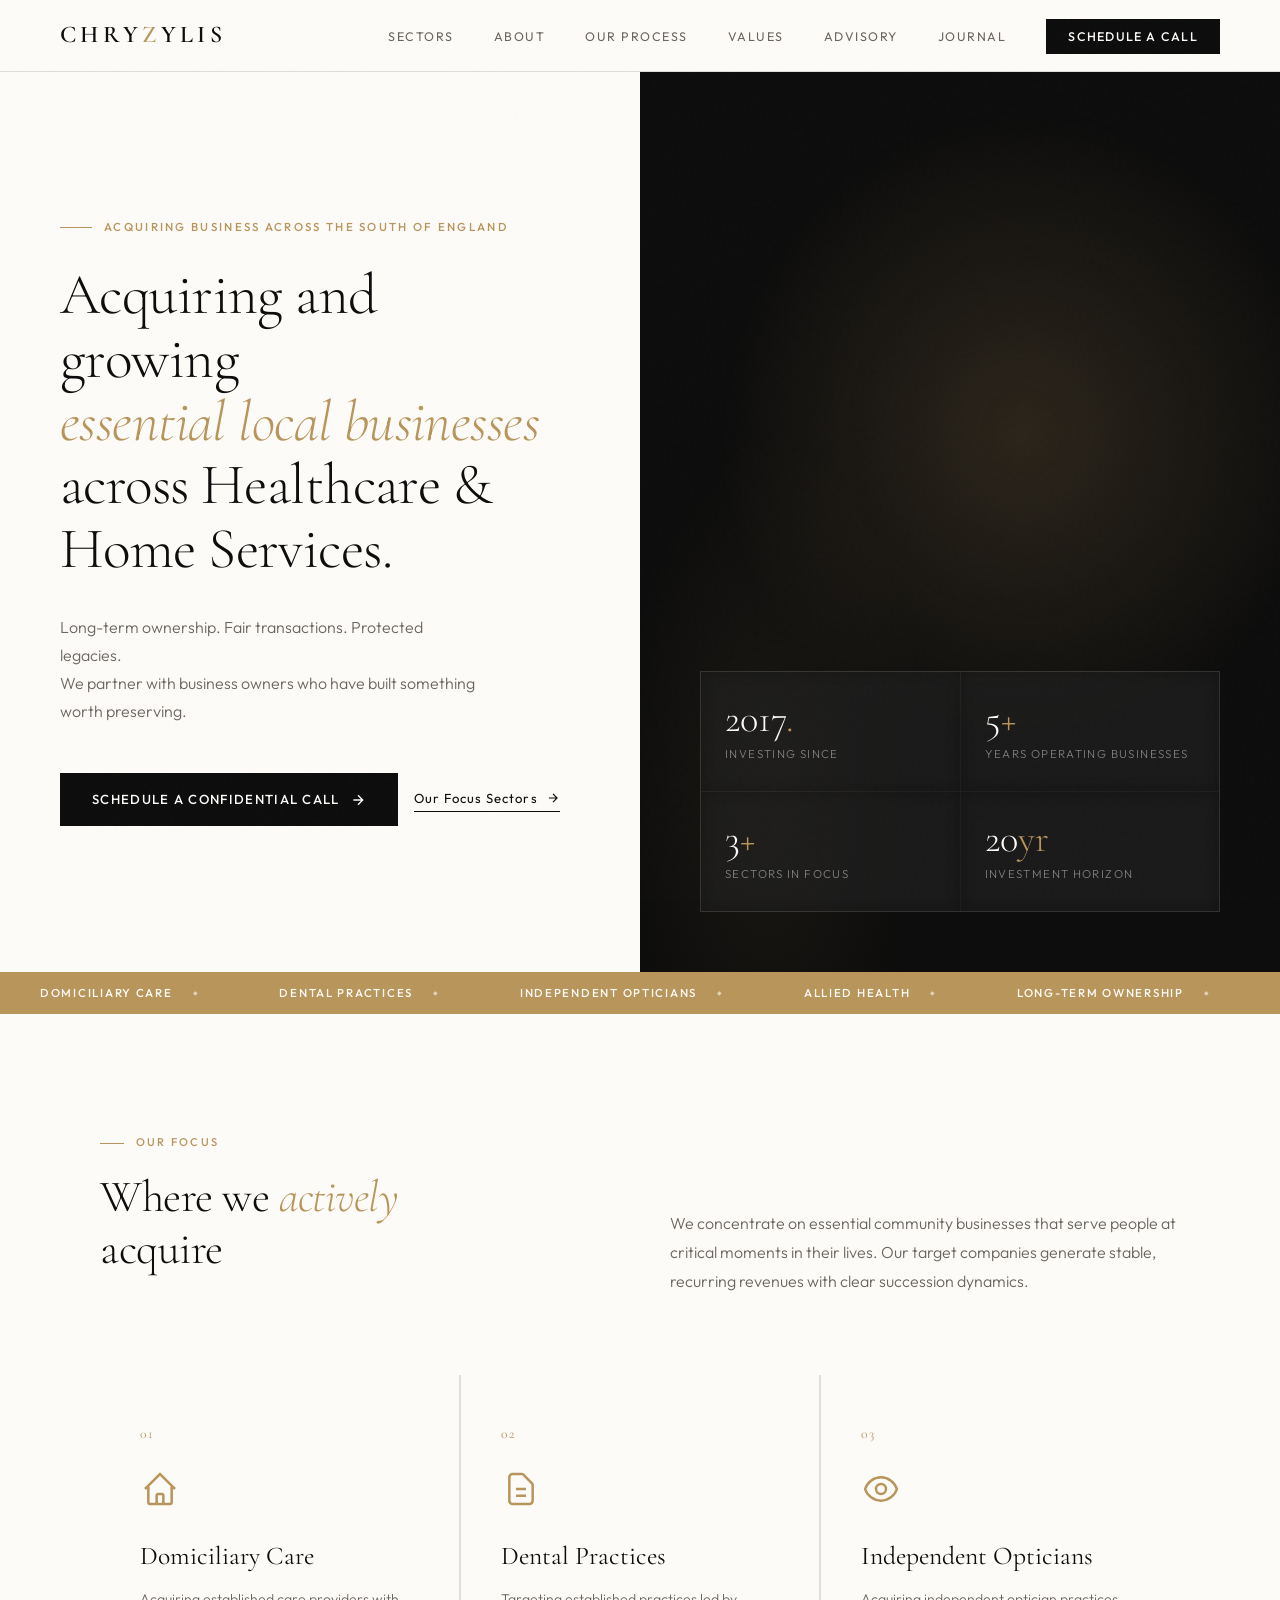
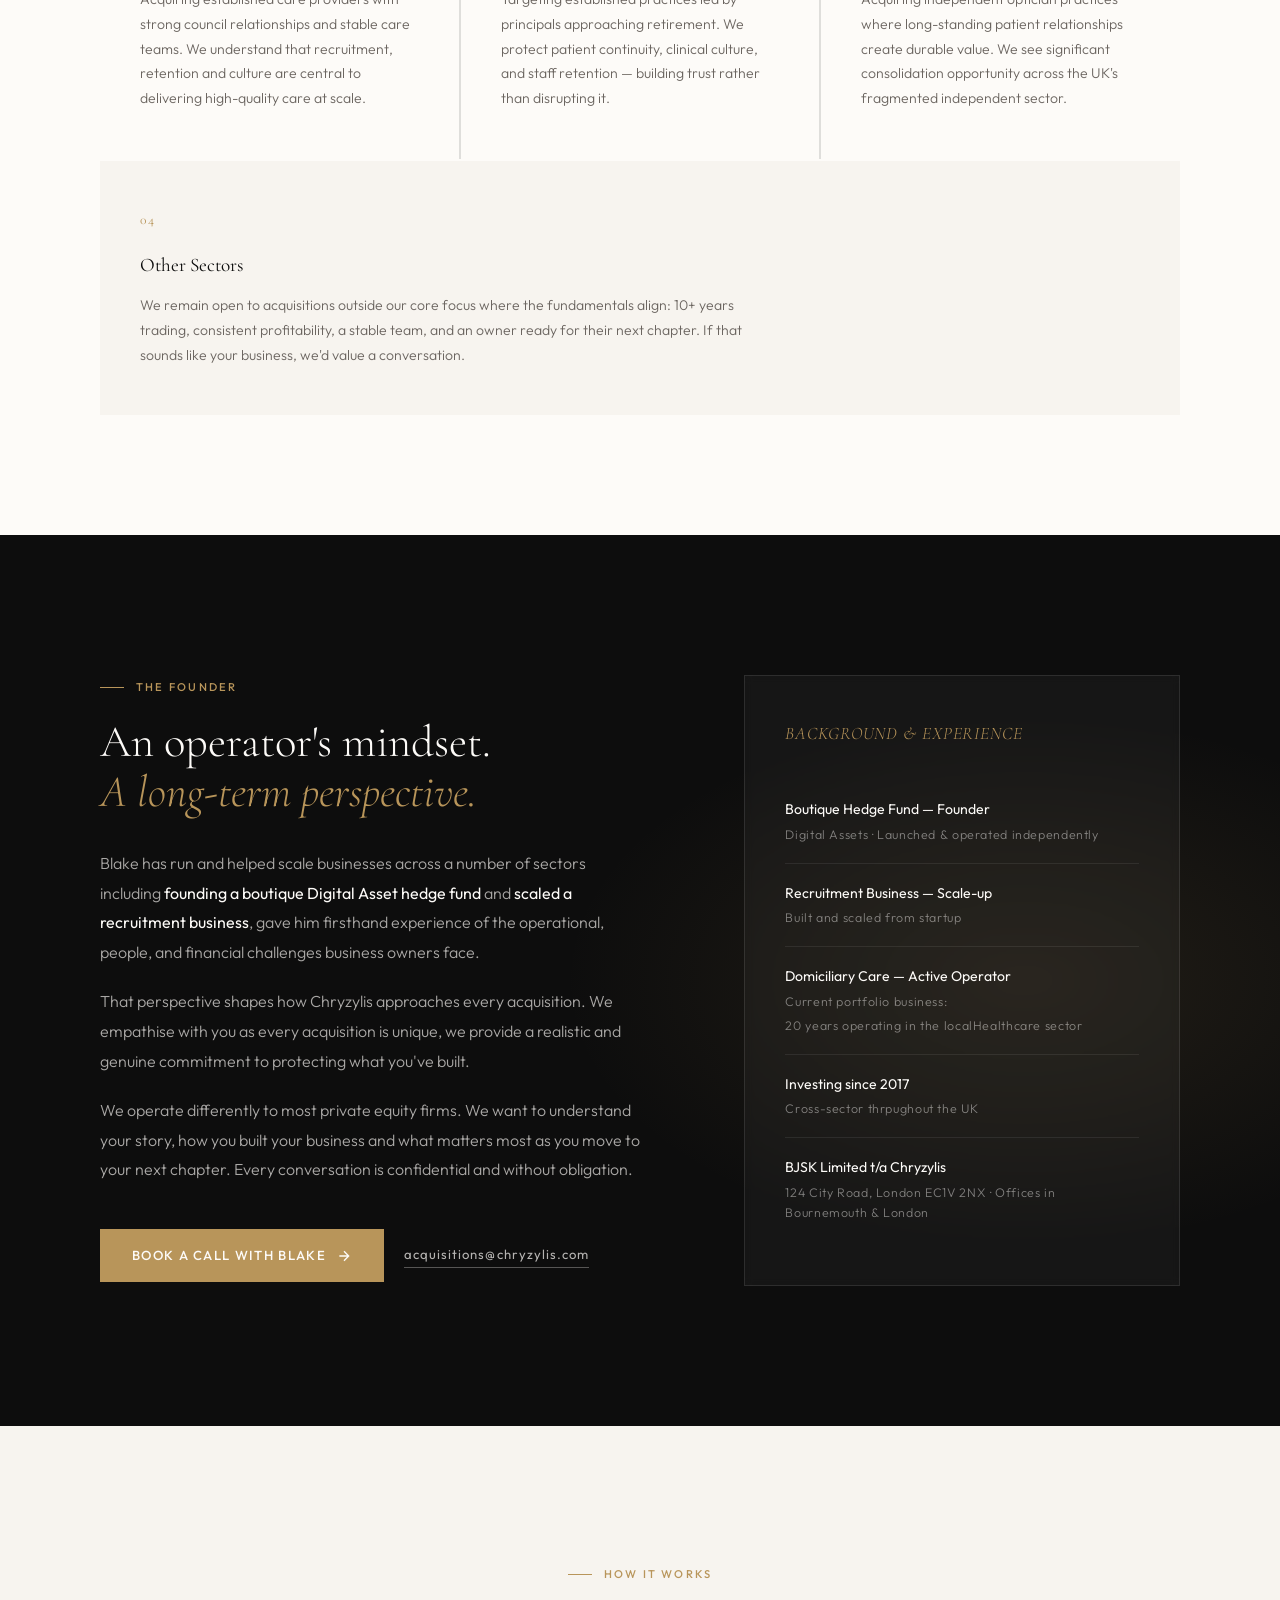
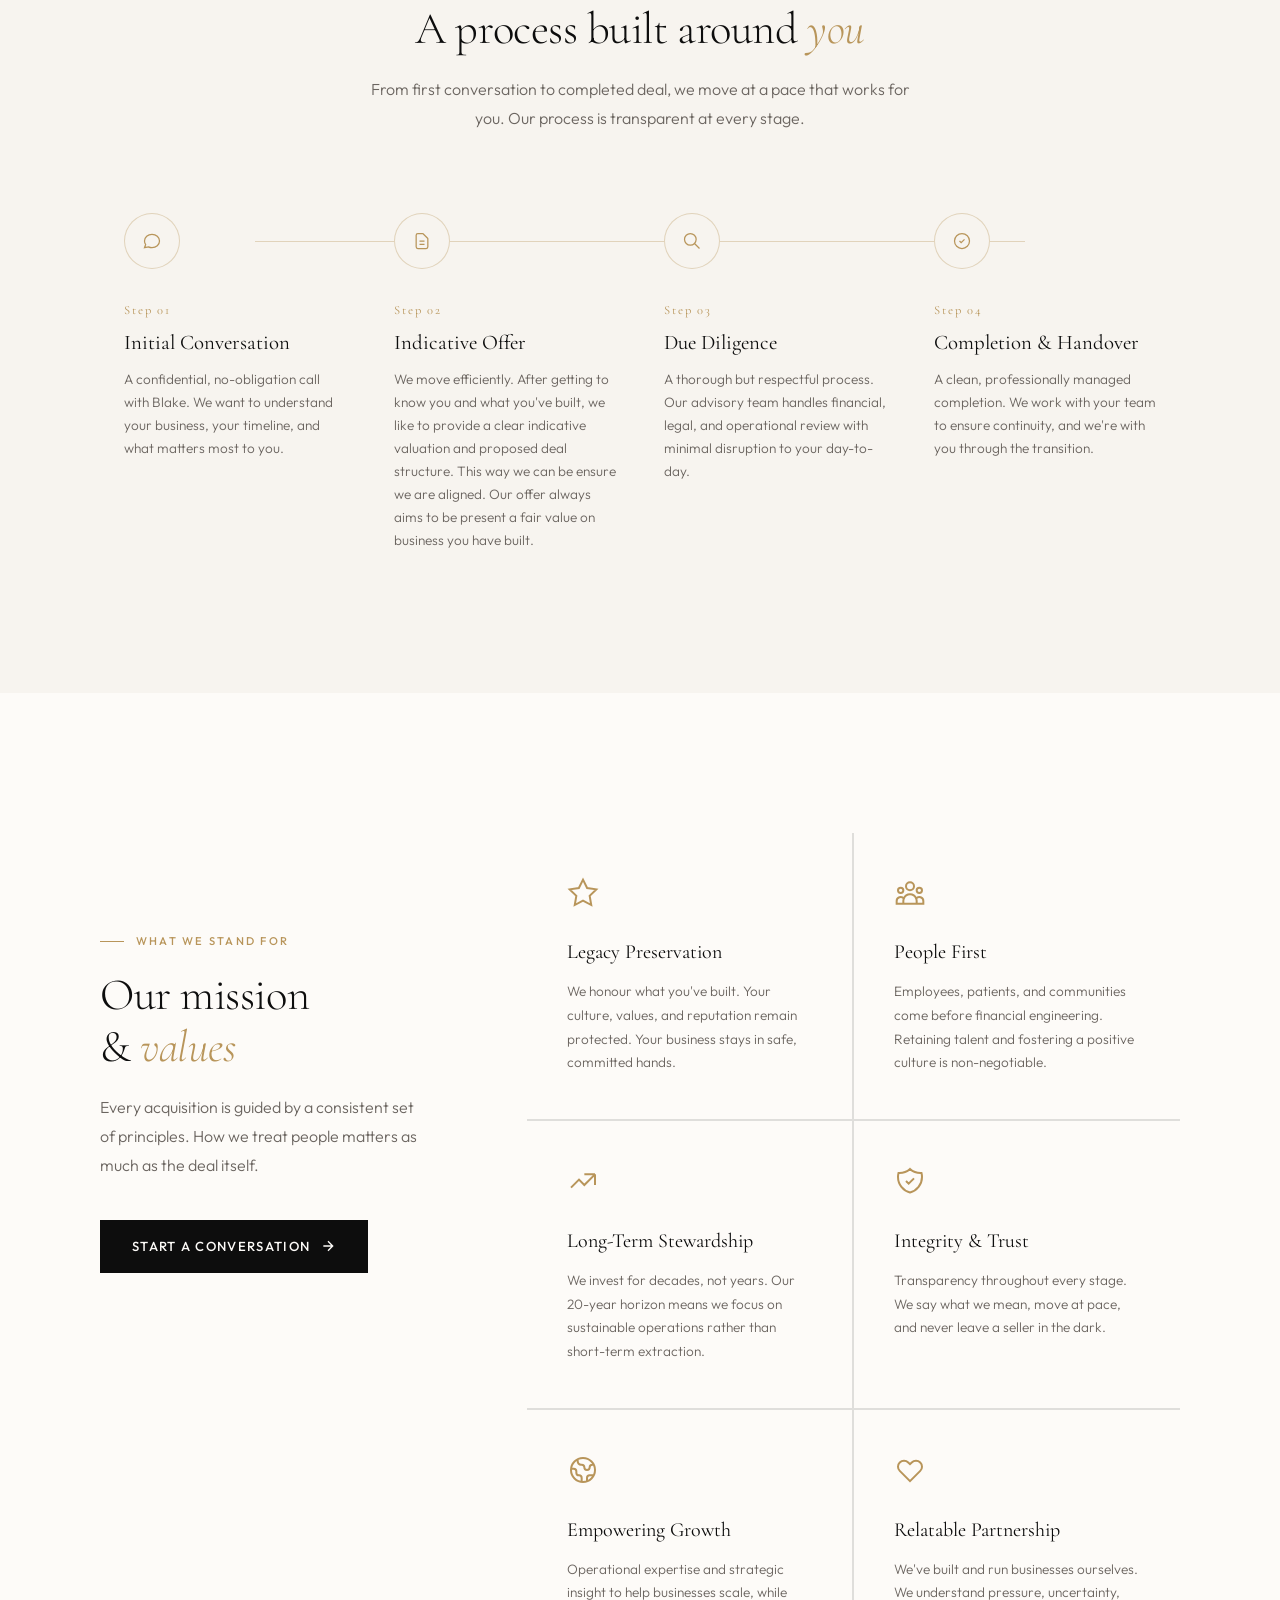
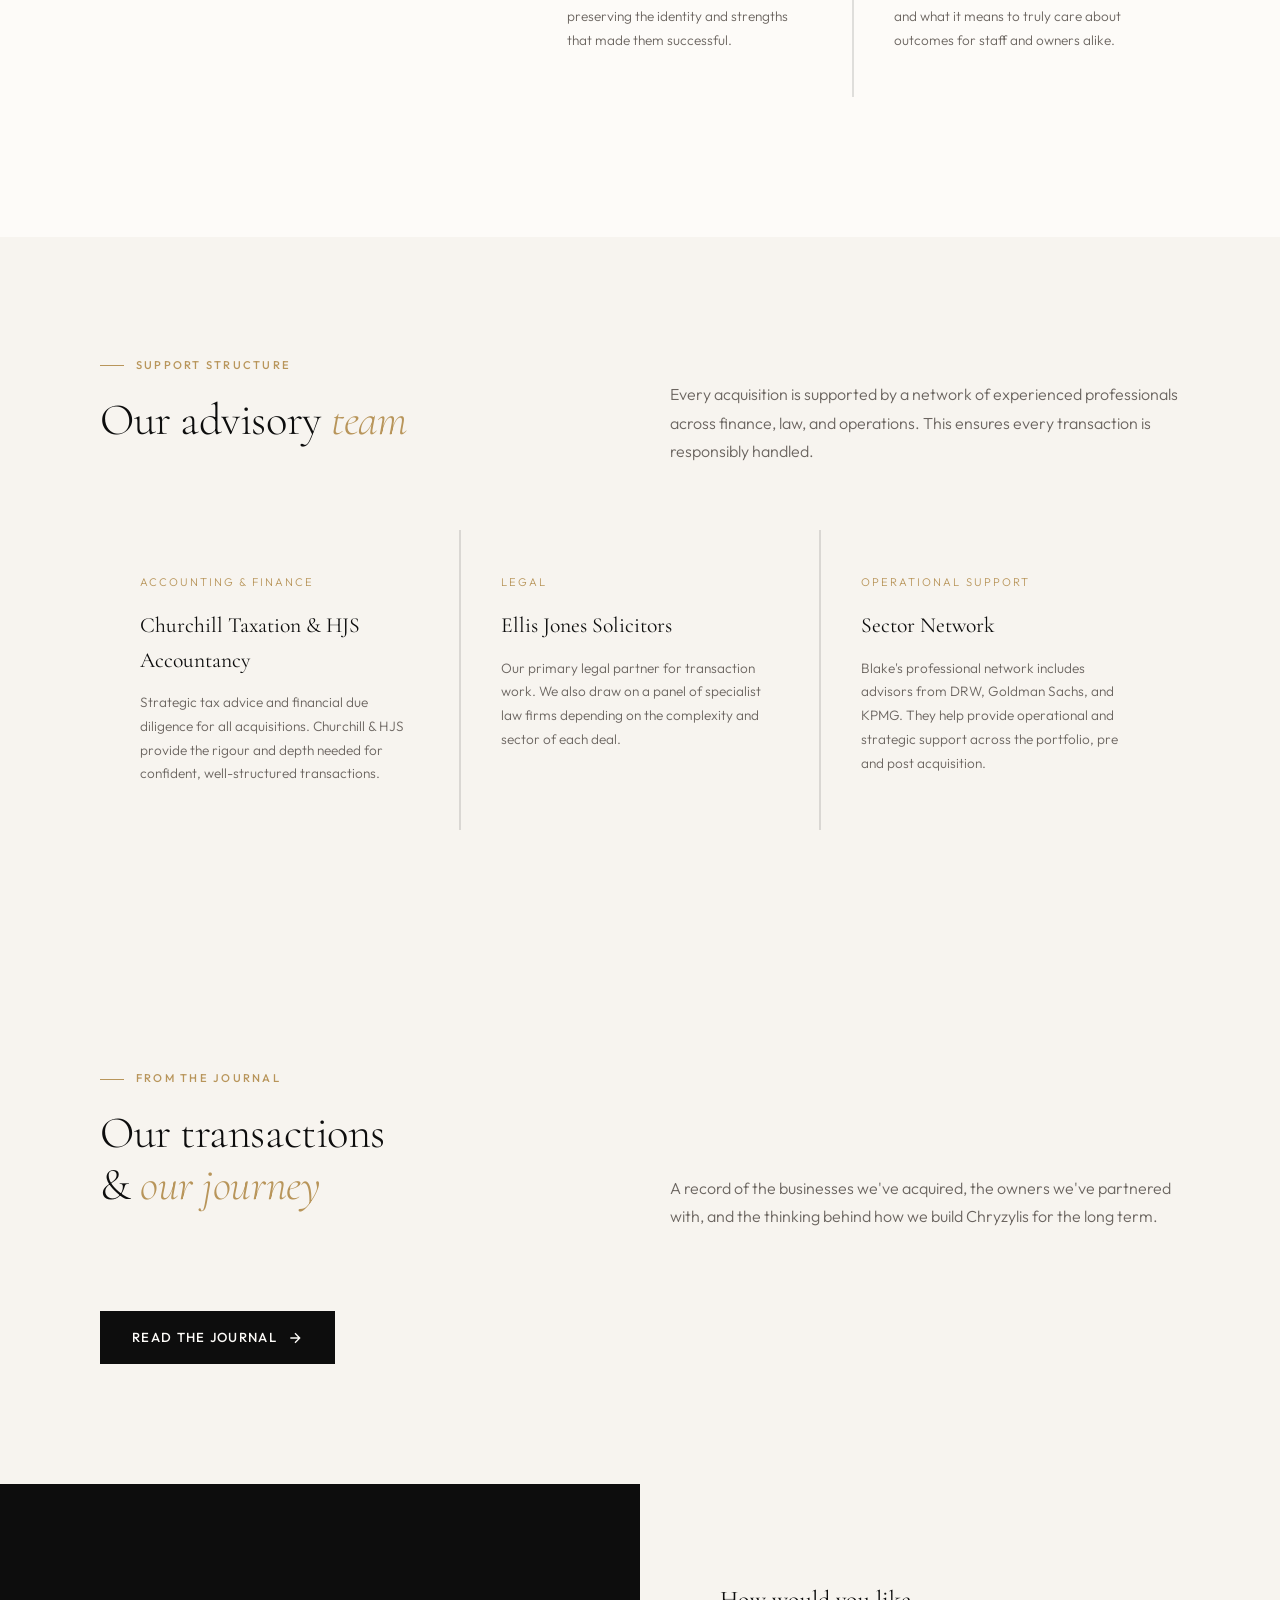
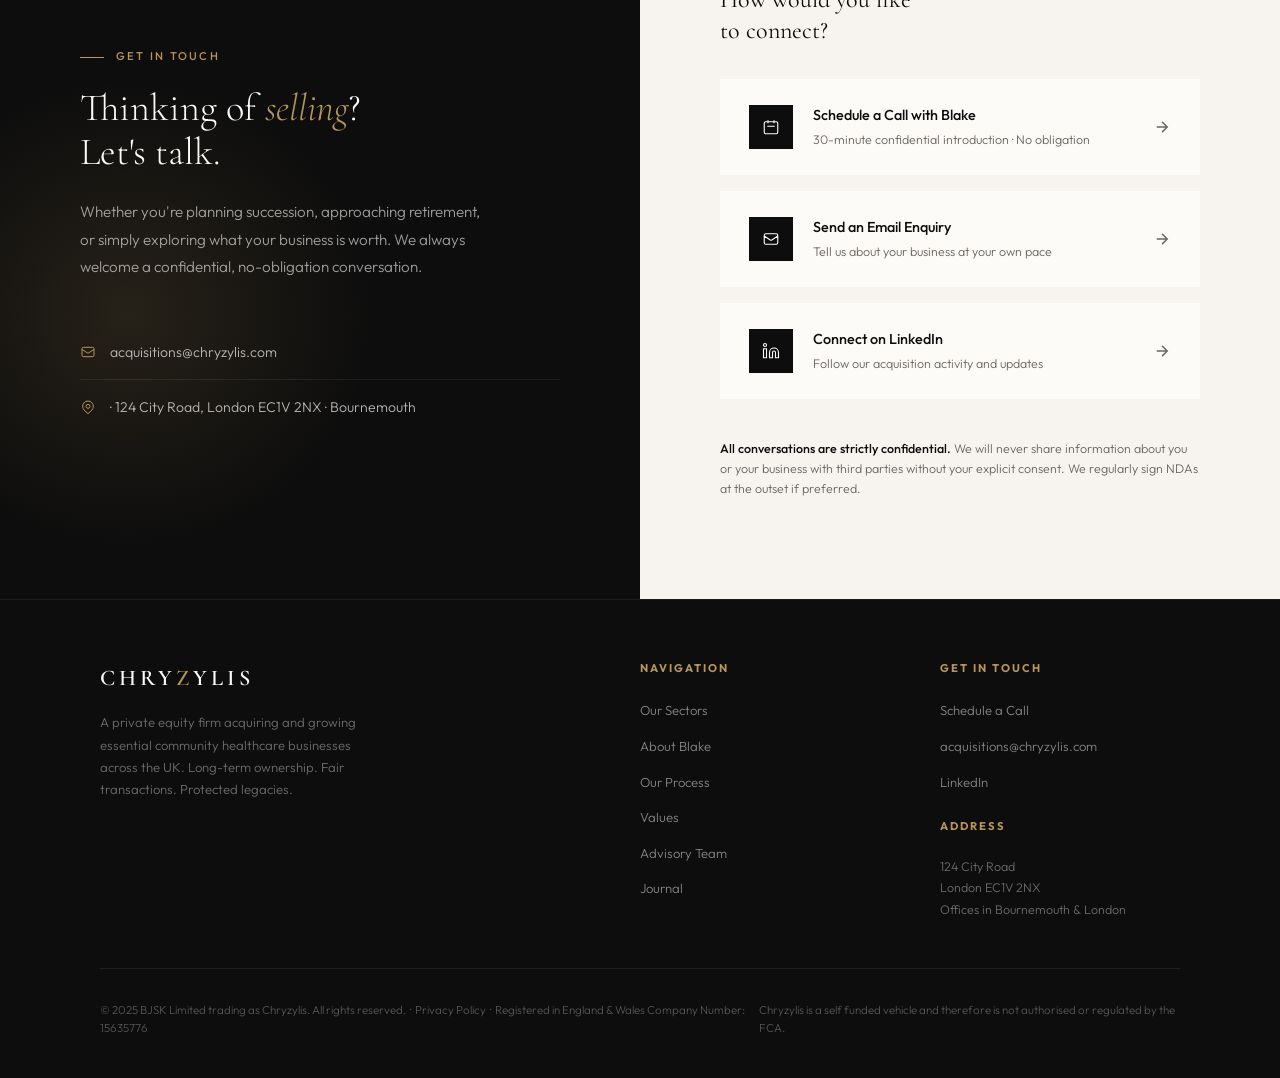
<file: index.html>
<!DOCTYPE html>
<html lang="en-GB">
<head>
<meta charset="UTF-8">
<meta name="viewport" content="width=device-width, initial-scale=1.0">
<title>Chryzylis | Perserving Legacies through Acquisition</title>
<meta name="description" content="Chryzylis is a private equity firm based in Bournemouth and London acquiring and growing UK based essential community healthcare businesses. We acquire companies is Domiciliary care, dental, opticians, allied health and home services. Self Funded Private Equity, Legacy planning, Fair transactions.">
<link rel="preconnect" href="https://fonts.googleapis.com">
<link href="https://fonts.googleapis.com/css2?family=Cormorant+Garamond:ital,wght@0,300;0,400;0,600;1,300;1,400&family=Outfit:wght@300;400;500;600&display=swap" rel="stylesheet">
<link rel="stylesheet" href="assets/css/style.css">
</head>
<body>

<!-- ─── NAVIGATION ─── -->
<nav id="navbar">
  <a href="index.html" class="nav-logo">CHRY<span>Z</span>YLIS</a>
  <ul class="nav-links">
    <li><a href="#sectors">Sectors</a></li>
    <li><a href="#about">About</a></li>
    <li><a href="#process">Our Process</a></li>
    <li><a href="#values">Values</a></li>
    <li><a href="#advisory">Advisory</a></li>
    <li><a href="journal/index.html">Journal</a></li>
    <li><a href="#contact" class="nav-cta">Schedule a Call</a></li>
  </ul>
  <div class="hamburger" onclick="toggleMenu()">
    <span></span><span></span><span></span>
  </div>
</nav>

<!-- ─── HERO ─── -->
<section id="hero">
  <div class="hero-left">
    <div class="hero-eyebrow">Acquiring Business Across the South of England</div>
    <h1 class="hero-headline">
      Acquiring and growing<br><em>essential local businesses</em><br>across Healthcare & Home Services.
    </h1>
    <p class="hero-sub">
      Long-term ownership. Fair transactions. Protected legacies.<br>
      We partner with business owners who have built something worth preserving.
    </p>
    <div class="hero-actions">
      <a href="#contact" class="btn-primary">
        Schedule a Confidential Call
        <svg width="16" height="16" viewBox="0 0 24 24" fill="none" stroke="currentColor" stroke-width="2"><path d="M5 12h14M12 5l7 7-7 7"/></svg>
      </a>
      <a href="#sectors" class="btn-ghost">
        Our Focus Sectors
        <svg width="14" height="14" viewBox="0 0 24 24" fill="none" stroke="currentColor" stroke-width="2"><path d="M5 12h14M12 5l7 7-7 7"/></svg>
      </a>
    </div>
  </div>
  <div class="hero-right">
    <video class="hero-bg-video" autoplay muted loop playsinline>
      <source src="assets/video/hero-butterfly.mp4" type="video/mp4">
    </video>
    <div class="hero-right-content">
      <div class="hero-stat-grid">
        <div class="hero-stat">
          <div class="hero-stat-num">2017<span>.</span></div>
          <div class="hero-stat-label">Investing since</div>
        </div>
        <div class="hero-stat">
          <div class="hero-stat-num">5<span>+</span></div>
          <div class="hero-stat-label">Years operating businesses</div>
        </div>
        <div class="hero-stat">
          <div class="hero-stat-num">3<span>+</span></div>
          <div class="hero-stat-label">Sectors in focus</div>
        </div>
        <div class="hero-stat">
          <div class="hero-stat-num">20<span>yr</span></div>
          <div class="hero-stat-label">Investment horizon</div>
        </div>
      </div>
    </div>
  </div>
</section>

<!-- ─── TICKER ─── -->
<div class="ticker-bar">
  <div class="ticker-track">
    <div class="ticker-item">Domiciliary Care</div>
    <div class="ticker-item">Dental Practices</div>
    <div class="ticker-item">Independent Opticians</div>
    <div class="ticker-item">Allied Health</div>
    <div class="ticker-item">Long-term ownership</div>
    <div class="ticker-item">Fair transactions</div>
    <div class="ticker-item">Protected legacies</div>
    <div class="ticker-item">Home Services</div>
  </div>
</div>

<!-- ─── SECTORS ─── -->
<section id="sectors">
  <div class="section-inner">
    <div class="sectors-header">
      <div>
        <div class="section-label reveal">Our Focus</div>
        <h2 class="section-title reveal reveal-delay-1">Where we <em>actively</em><br>acquire</h2>
      </div>
      <p class="section-intro reveal reveal-delay-2">
        We concentrate on essential community businesses that serve people at critical moments in their lives. Our target companies generate stable, recurring revenues with clear succession dynamics.
      </p>
    </div>
    <div class="sectors-grid">
      <div class="sector-card reveal">
        <div class="sector-num">01</div>
        <svg class="sector-icon" viewBox="0 0 24 24" fill="none" stroke="currentColor" stroke-width="1.5">
          <path d="M3 12l2-2m0 0l7-7 7 7M5 10v10a1 1 0 001 1h3m10-11l2 2m-2-2v10a1 1 0 01-1 1h-3m-6 0a1 1 0 001-1v-4a1 1 0 011-1h2a1 1 0 011 1v4a1 1 0 001 1m-6 0h6"/>
        </svg>
        <div class="sector-name">Domiciliary Care</div>
        <p class="sector-desc">Acquiring established care providers with strong council relationships and stable care teams. We understand that recruitment, retention and culture are central to delivering high-quality care at scale.</p>
      </div>
      <div class="sector-card reveal reveal-delay-1">
        <div class="sector-num">02</div>
        <svg class="sector-icon" viewBox="0 0 24 24" fill="none" stroke="currentColor" stroke-width="1.5">
          <path d="M9 12h6m-6 4h6m2 5H7a2 2 0 01-2-2V5a2 2 0 012-2h5.586a1 1 0 01.707.293l5.414 5.414a1 1 0 01.293.707V19a2 2 0 01-2 2z"/>
        </svg>
        <div class="sector-name">Dental Practices</div>
        <p class="sector-desc">Targeting established practices led by principals approaching retirement. We protect patient continuity, clinical culture, and staff retention — building trust rather than disrupting it.</p>
      </div>
      <div class="sector-card reveal reveal-delay-2">
        <div class="sector-num">03</div>
        <svg class="sector-icon" viewBox="0 0 24 24" fill="none" stroke="currentColor" stroke-width="1.5">
          <circle cx="12" cy="12" r="3"/><path d="M2.458 12C3.732 7.943 7.523 5 12 5c4.478 0 8.268 2.943 9.542 7-1.274 4.057-5.064 7-9.542 7-4.477 0-8.268-2.943-9.542-7z"/>
        </svg>
        <div class="sector-name">Independent Opticians</div>
        <p class="sector-desc">Acquiring independent optician practices where long-standing patient relationships create durable value. We see significant consolidation opportunity across the UK's fragmented independent sector.</p>
      </div>
    </div>

    <div style="margin-top: 2px;">
      <div class="sector-card reveal" style="background: var(--parchment);">
        <div class="sector-num">04</div>
        <div class="sector-name" style="font-size: 1.2rem;">Other Sectors</div>
        <p class="sector-desc" style="max-width: 640px;">We remain open to acquisitions outside our core focus where the fundamentals align: 10+ years trading, consistent profitability, a stable team, and an owner ready for their next chapter. If that sounds like your business, we'd value a conversation.</p>
      </div>
    </div>
  </div>
</section>

<!-- ─── ABOUT BLAKE ─── -->
<section id="about">
  <div class="section-inner">
    <div class="about-grid">
      <div>
        <div class="about-label reveal">The Founder</div>
        <h2 class="about-title reveal reveal-delay-1">
          An operator's mindset.<br><em>A long-term perspective.</em>
        </h2>
        <p class="about-body reveal reveal-delay-2">
          Blake has run and helped scale businesses across a number of sectors including <strong>founding a boutique Digital Asset hedge fund</strong> and <strong>scaled a recruitment business</strong>, gave him firsthand experience of the operational, people, and financial challenges business owners face.
        </p>
        <p class="about-body reveal reveal-delay-2">
          That perspective shapes how Chryzylis approaches every acquisition. We empathise with you as every acquisition is unique, we provide a realistic and genuine commitment to protecting what you've built.
        </p>
        <p class="about-body reveal reveal-delay-3">
          We operate differently to most private equity firms. We want to understand your story, how you built your business and what matters most as you move to your next chapter. Every conversation is confidential and without obligation.
        </p>
        <div class="about-cta-row reveal reveal-delay-3">
          <a href="#contact" class="btn-gold">
            Book a Call with Blake
            <svg width="16" height="16" viewBox="0 0 24 24" fill="none" stroke="currentColor" stroke-width="2"><path d="M5 12h14M12 5l7 7-7 7"/></svg>
          </a>
          <a href="mailto:acquisitions@chryzylis.com" class="btn-outline-light">
            acquisitions@chryzylis.com
          </a>
        </div>
      </div>
      <div class="about-right reveal reveal-delay-2">
        <div class="about-card">
          <div class="about-card-title">Background & Experience</div>
          <div class="credential">
            <div class="credential-title">Boutique Hedge Fund — Founder</div>
            <div class="credential-detail">Digital Assets · Launched & operated independently</div>
          </div>
          <div class="credential">
            <div class="credential-title">Recruitment Business — Scale-up</div>
            <div class="credential-detail">Built and scaled from startup </div>
          </div>
          <div class="credential">
            <div class="credential-title">Domiciliary Care — Active Operator</div>
            <div class="credential-detail">Current portfolio business:</div>
            <div class="credential-detail">20 years operating in the localHealthcare sector</div>

          </div>
          <div class="credential">
            <div class="credential-title">Investing since 2017</div>
            <div class="credential-detail">Cross-sector thrpughout the UK</div>
          </div>
          <div class="credential">
            <div class="credential-title">BJSK Limited t/a Chryzylis</div>
            <div class="credential-detail">124 City Road, London EC1V 2NX · Offices in Bournemouth & London</div>
          </div>
        </div>
      </div>
    </div>
  </div>
</section>

<!-- ─── PROCESS ─── -->
<section id="process">
  <div class="section-inner">
    <div class="process-header">
      <div class="section-label reveal" style="justify-content: center;">How It Works</div>
      <h2 class="section-title reveal reveal-delay-1" style="text-align: center;">A process built around <em>you</em></h2>
      <p class="section-intro reveal reveal-delay-2" style="margin: 0 auto; text-align: center;">From first conversation to completed deal, we move at a pace that works for you. Our process is transparent at every stage.</p>
    </div>
    <div class="process-steps">
      <div class="step reveal">
        <div class="step-dot">
          <svg viewBox="0 0 24 24" fill="none" stroke="currentColor" stroke-width="1.5"><path d="M8 12h.01M12 12h.01M16 12h.01M21 12c0 4.418-4.03 8-9 8a9.863 9.863 0 01-4.255-.949L3 20l1.395-3.72C3.512 15.042 3 13.574 3 12c0-4.418 4.03-8 9-8s9 3.582 9 8z"/></svg>
        </div>
        <div class="step-num">Step 01</div>
        <div class="step-title">Initial Conversation</div>
        <p class="step-desc">A confidential, no-obligation call with Blake. We want to understand your business, your timeline, and what matters most to you.</p>
      </div>
      <div class="step reveal reveal-delay-1">
        <div class="step-dot">
          <svg viewBox="0 0 24 24" fill="none" stroke="currentColor" stroke-width="1.5"><path d="M9 12h6m-6 4h6m2 5H7a2 2 0 01-2-2V5a2 2 0 012-2h5.586a1 1 0 01.707.293l5.414 5.414a1 1 0 01.293.707V19a2 2 0 01-2 2z"/></svg>
        </div>
        <div class="step-num">Step 02</div>
        <div class="step-title">Indicative Offer</div>
        <p class="step-desc">We move efficiently. After getting to know you and what you've built, we like to provide a clear indicative valuation and proposed deal structure. This way we can be ensure we are aligned. Our offer always aims to be present a fair value on business you have built.</p>
      </div>
      <div class="step reveal reveal-delay-2">
        <div class="step-dot">
          <svg viewBox="0 0 24 24" fill="none" stroke="currentColor" stroke-width="1.5"><path d="M21 21l-6-6m2-5a7 7 0 11-14 0 7 7 0 0114 0z"/></svg>
        </div>
        <div class="step-num">Step 03</div>
        <div class="step-title">Due Diligence</div>
        <p class="step-desc">A thorough but respectful process. Our advisory team handles financial, legal, and operational review with minimal disruption to your day-to-day.</p>
      </div>
      <div class="step reveal reveal-delay-3">
        <div class="step-dot">
          <svg viewBox="0 0 24 24" fill="none" stroke="currentColor" stroke-width="1.5"><path d="M9 12l2 2 4-4m6 2a9 9 0 11-18 0 9 9 0 0118 0z"/></svg>
        </div>
        <div class="step-num">Step 04</div>
        <div class="step-title">Completion & Handover</div>
        <p class="step-desc">A clean, professionally managed completion. We work with your team to ensure continuity, and we're with you through the transition.</p>
      </div>
    </div>
  </div>
</section>

<!-- ─── VALUES ─── -->
<section id="values">
  <div class="section-inner">
    <div class="values-layout">
      <div class="values-sticky">
        <div class="section-label reveal">What We Stand For</div>
        <h2 class="section-title reveal reveal-delay-1">Our mission<br>& <em>values</em></h2>
        <p class="section-intro reveal reveal-delay-2" style="margin-bottom: 40px;">Every acquisition is guided by a consistent set of principles. How we treat people matters as much as the deal itself.</p>
        <a href="#contact" class="btn-primary reveal reveal-delay-3">
          Start a Conversation
          <svg width="16" height="16" viewBox="0 0 24 24" fill="none" stroke="currentColor" stroke-width="2"><path d="M5 12h14M12 5l7 7-7 7"/></svg>
        </a>
      </div>
      <div class="values-grid">
        <div class="value-item reveal">
          <svg class="value-icon" viewBox="0 0 24 24" fill="none" stroke="currentColor" stroke-width="1.5"><path d="M12 2l3.09 6.26L22 9.27l-5 4.87 1.18 6.88L12 17.77l-6.18 3.25L7 14.14 2 9.27l6.91-1.01L12 2z"/></svg>
          <div class="value-name">Legacy Preservation</div>
          <p class="value-desc">We honour what you've built. Your culture, values, and reputation remain protected. Your business stays in safe, committed hands.</p>
        </div>
        <div class="value-item reveal reveal-delay-1">
          <svg class="value-icon" viewBox="0 0 24 24" fill="none" stroke="currentColor" stroke-width="1.5"><path d="M17 20h5v-2a3 3 0 00-5.356-1.857M17 20H7m10 0v-2c0-.656-.126-1.283-.356-1.857M7 20H2v-2a3 3 0 015.356-1.857M7 20v-2c0-.656.126-1.283.356-1.857m0 0a5.002 5.002 0 019.288 0M15 7a3 3 0 11-6 0 3 3 0 016 0zm6 3a2 2 0 11-4 0 2 2 0 014 0zM7 10a2 2 0 11-4 0 2 2 0 014 0z"/></svg>
          <div class="value-name">People First</div>
          <p class="value-desc">Employees, patients, and communities come before financial engineering. Retaining talent and fostering a positive culture is non-negotiable.</p>
        </div>
        <div class="value-item reveal reveal-delay-1">
          <svg class="value-icon" viewBox="0 0 24 24" fill="none" stroke="currentColor" stroke-width="1.5"><path d="M13 7h8m0 0v8m0-8l-8 8-4-4-6 6"/></svg>
          <div class="value-name">Long-Term Stewardship</div>
          <p class="value-desc">We invest for decades, not years. Our 20-year horizon means we focus on sustainable operations rather than short-term extraction.</p>
        </div>
        <div class="value-item reveal reveal-delay-2">
          <svg class="value-icon" viewBox="0 0 24 24" fill="none" stroke="currentColor" stroke-width="1.5"><path d="M9 12l2 2 4-4m5.618-4.016A11.955 11.955 0 0112 2.944a11.955 11.955 0 01-8.618 3.04A12.02 12.02 0 003 9c0 5.591 3.824 10.29 9 11.622 5.176-1.332 9-6.03 9-11.622 0-1.042-.133-2.052-.382-3.016z"/></svg>
          <div class="value-name">Integrity & Trust</div>
          <p class="value-desc">Transparency throughout every stage. We say what we mean, move at pace, and never leave a seller in the dark.</p>
        </div>
        <div class="value-item reveal reveal-delay-2">
          <svg class="value-icon" viewBox="0 0 24 24" fill="none" stroke="currentColor" stroke-width="1.5"><path d="M3.055 11H5a2 2 0 012 2v1a2 2 0 002 2 2 2 0 012 2v2.945M8 3.935V5.5A2.5 2.5 0 0010.5 8h.5a2 2 0 012 2 2 2 0 104 0 2 2 0 012-2h1.064M15 20.488V18a2 2 0 012-2h3.064M21 12a9 9 0 11-18 0 9 9 0 0118 0z"/></svg>
          <div class="value-name">Empowering Growth</div>
          <p class="value-desc">Operational expertise and strategic insight to help businesses scale, while preserving the identity and strengths that made them successful.</p>
        </div>
        <div class="value-item reveal reveal-delay-3">
          <svg class="value-icon" viewBox="0 0 24 24" fill="none" stroke="currentColor" stroke-width="1.5"><path d="M4.318 6.318a4.5 4.5 0 000 6.364L12 20.364l7.682-7.682a4.5 4.5 0 00-6.364-6.364L12 7.636l-1.318-1.318a4.5 4.5 0 00-6.364 0z"/></svg>
          <div class="value-name">Relatable Partnership</div>
          <p class="value-desc">We've built and run businesses ourselves. We understand pressure, uncertainty, and what it means to truly care about outcomes for staff and owners alike.</p>
        </div>
      </div>
    </div>
  </div>
</section>

<!-- ─── ADVISORY ─── -->
<section id="advisory">
  <div class="section-inner">
    <div class="advisory-header">
      <div>
        <div class="section-label reveal">Support Structure</div>
        <h2 class="section-title reveal reveal-delay-1">Our advisory <em>team</em></h2>
      </div>
      <p class="section-intro reveal reveal-delay-2">
        Every acquisition is supported by a network of experienced professionals across finance, law, and operations. This ensures every transaction is responsibly handled.
      </p>
    </div>
    <div class="advisory-cards">
      <div class="advisory-card reveal">
        <div class="advisory-type">Accounting & Finance</div>
        <div class="advisory-name">Churchill Taxation & HJS Accountancy</div>
        <p class="advisory-desc">Strategic tax advice and financial due diligence for all acquisitions. Churchill & HJS provide the rigour and depth needed for confident, well-structured transactions.</p>
      </div>
      <div class="advisory-card reveal reveal-delay-1">
        <div class="advisory-type">Legal</div>
        <div class="advisory-name">Ellis Jones Solicitors</div>
        <p class="advisory-desc">Our primary legal partner for transaction work. We also draw on a panel of specialist law firms depending on the complexity and sector of each deal.</p>
      </div>
      <div class="advisory-card reveal reveal-delay-2">
        <div class="advisory-type">Operational Support</div>
        <div class="advisory-name">Sector Network</div>
        <p class="advisory-desc">Blake's professional network includes advisors from DRW, Goldman Sachs, and KPMG. They help provide operational and strategic support across the portfolio, pre and post acquisition.</p>
      </div>
    </div>
  </div>
</section>

<!-- ─── JOURNAL TEASER ─── -->
<section id="journal-teaser" style="padding: 120px 0; background: var(--parchment);">
  <div class="section-inner">
    <div class="sectors-header">
      <div>
        <div class="section-label reveal">From the Journal</div>
        <h2 class="section-title reveal reveal-delay-1">Our transactions<br>& <em>our journey</em></h2>
      </div>
      <p class="section-intro reveal reveal-delay-2">
        A record of the businesses we've acquired, the owners we've partnered with, and the thinking behind how we build Chryzylis for the long term.
      </p>
    </div>
    <a href="journal/index.html" class="btn-primary reveal reveal-delay-3">
      Read the Journal
      <svg width="16" height="16" viewBox="0 0 24 24" fill="none" stroke="currentColor" stroke-width="2"><path d="M5 12h14M12 5l7 7-7 7"/></svg>
    </a>
  </div>
</section>

<!-- ─── CONTACT ─── -->
<section id="contact">
  <div class="contact-split">
    <div class="contact-left">
      <div class="contact-left-inner">
        <div class="about-label reveal">Get in Touch</div>
        <h2 class="contact-title reveal reveal-delay-1">
          Thinking of <em>selling</em>?<br>Let's talk.
        </h2>
        <p class="contact-body reveal reveal-delay-2">
          Whether you're planning succession, approaching retirement, or simply exploring what your business is worth. We always welcome a confidential, no-obligation conversation.
        </p>
        <a href="mailto:acquisitions@chryzylis.com" class="contact-detail reveal reveal-delay-2">
          <svg viewBox="0 0 24 24" fill="none" stroke="currentColor" stroke-width="1.5"><path d="M3 8l7.89 5.26a2 2 0 002.22 0L21 8M5 19h14a2 2 0 002-2V7a2 2 0 00-2-2H5a2 2 0 00-2 2v10a2 2 0 002 2z"/></svg>
          acquisitions@chryzylis.com
        </a>
        <div class="contact-detail reveal reveal-delay-3">
          <svg viewBox="0 0 24 24" fill="none" stroke="currentColor" stroke-width="1.5"><path d="M17.657 16.657L13.414 20.9a1.998 1.998 0 01-2.827 0l-4.244-4.243a8 8 0 1111.314 0z"/><path d="M15 11a3 3 0 11-6 0 3 3 0 016 0z"/></svg>
          · 124 City Road, London EC1V 2NX 
          · Bournemouth
        </div>
      </div>
    </div>
    <div class="contact-right">
      <h3 class="reveal">How would you like<br>to connect?</h3>
      <div class="cta-options">
        <a href="mailto:blake@chryzylis.com?subject=Acquisition Enquiry — Schedule a Call" class="cta-option reveal reveal-delay-1">
          <div class="cta-option-icon">
            <svg viewBox="0 0 24 24" fill="none" stroke="currentColor" stroke-width="1.5"><path d="M8 7V3m8 4V3m-9 8h10M5 21h14a2 2 0 002-2V7a2 2 0 00-2-2H5a2 2 0 00-2 2v12a2 2 0 002 2z"/></svg>
          </div>
          <div class="cta-option-text">
            <div class="cta-option-title">Schedule a Call with Blake</div>
            <div class="cta-option-sub">30-minute confidential introduction · No obligation</div>
          </div>
          <svg class="cta-option-arrow" width="18" height="18" viewBox="0 0 24 24" fill="none" stroke="currentColor" stroke-width="2"><path d="M5 12h14M12 5l7 7-7 7"/></svg>
        </a>
        <a href="mailto:blake@chryzylis.com?subject=Business Acquisition Enquiry" class="cta-option reveal reveal-delay-2">
          <div class="cta-option-icon">
            <svg viewBox="0 0 24 24" fill="none" stroke="currentColor" stroke-width="1.5"><path d="M3 8l7.89 5.26a2 2 0 002.22 0L21 8M5 19h14a2 2 0 002-2V7a2 2 0 00-2-2H5a2 2 0 00-2 2v10a2 2 0 002 2z"/></svg>
          </div>
          <div class="cta-option-text">
            <div class="cta-option-title">Send an Email Enquiry</div>
            <div class="cta-option-sub">Tell us about your business at your own pace</div>
          </div>
          <svg class="cta-option-arrow" width="18" height="18" viewBox="0 0 24 24" fill="none" stroke="currentColor" stroke-width="2"><path d="M5 12h14M12 5l7 7-7 7"/></svg>
        </a>
        <a href="https://linkedin.com/company/chryzylis" target="_blank" rel="noopener" class="cta-option reveal reveal-delay-3">
          <div class="cta-option-icon">
            <svg viewBox="0 0 24 24" fill="none" stroke="currentColor" stroke-width="1.5"><path d="M16 8a6 6 0 016 6v7h-4v-7a2 2 0 00-2-2 2 2 0 00-2 2v7h-4v-7a6 6 0 016-6zM2 9h4v12H2z"/><circle cx="4" cy="4" r="2"/></svg>
          </div>
          <div class="cta-option-text">
            <div class="cta-option-title">Connect on LinkedIn</div>
            <div class="cta-option-sub">Follow our acquisition activity and updates</div>
          </div>
          <svg class="cta-option-arrow" width="18" height="18" viewBox="0 0 24 24" fill="none" stroke="currentColor" stroke-width="2"><path d="M5 12h14M12 5l7 7-7 7"/></svg>
        </a>
      </div>
      <p class="contact-note reveal">
        <strong>All conversations are strictly confidential.</strong> We will never share information about you or your business with third parties without your explicit consent. We regularly sign NDAs at the outset if preferred.
      </p>
    </div>
  </div>
</section>

<!-- ─── FOOTER ─── -->
<footer>
  <div class="footer-inner">
    <div class="footer-top">
      <div>
        <a href="index.html" class="footer-logo">CHRY<span>Z</span>YLIS</a>
        <p class="footer-tagline">A private equity firm acquiring and growing essential community healthcare businesses across the UK. Long-term ownership. Fair transactions. Protected legacies.</p>
      </div>
      <div class="footer-col">
        <h4>Navigation</h4>
        <ul>
          <li><a href="#sectors">Our Sectors</a></li>
          <li><a href="#about">About Blake</a></li>
          <li><a href="#process">Our Process</a></li>
          <li><a href="#values">Values</a></li>
          <li><a href="#advisory">Advisory Team</a></li>
          <li><a href="journal/index.html">Journal</a></li>
        </ul>
      </div>
      <div class="footer-col">
        <h4>Get in Touch</h4>
        <ul>
          <li><a href="#contact">Schedule a Call</a></li>
          <li><a href="mailto:acquisitions@chryzylis.com">acquisitions@chryzylis.com</a></li>
          <li><a href="#">LinkedIn</a></li>
        </ul>
        <div style="margin-top: 24px;">
          <h4>Address</h4>
          <p style="font-size: 0.78rem; color: rgba(253,251,248,0.4); line-height: 1.7;">124 City Road<br>London EC1V 2NX<br>Offices in Bournemouth & London</p>
        </div>
      </div>
    </div>
    <div class="footer-bottom">
      <p class="footer-legal">© 2025 BJSK Limited trading as Chryzylis. All rights reserved. &nbsp;·&nbsp; <a href="#">Privacy Policy</a> &nbsp;·&nbsp; Registered in England & Wales Company Number: 15635776</p>
      <p class="footer-legal">Chryzylis is a self funded vehicle and therefore is not authorised or regulated by the FCA.</p>
    </div>
  </div>
</footer>

<script src="assets/js/main.js"></script>
</body>
</html>
</file>
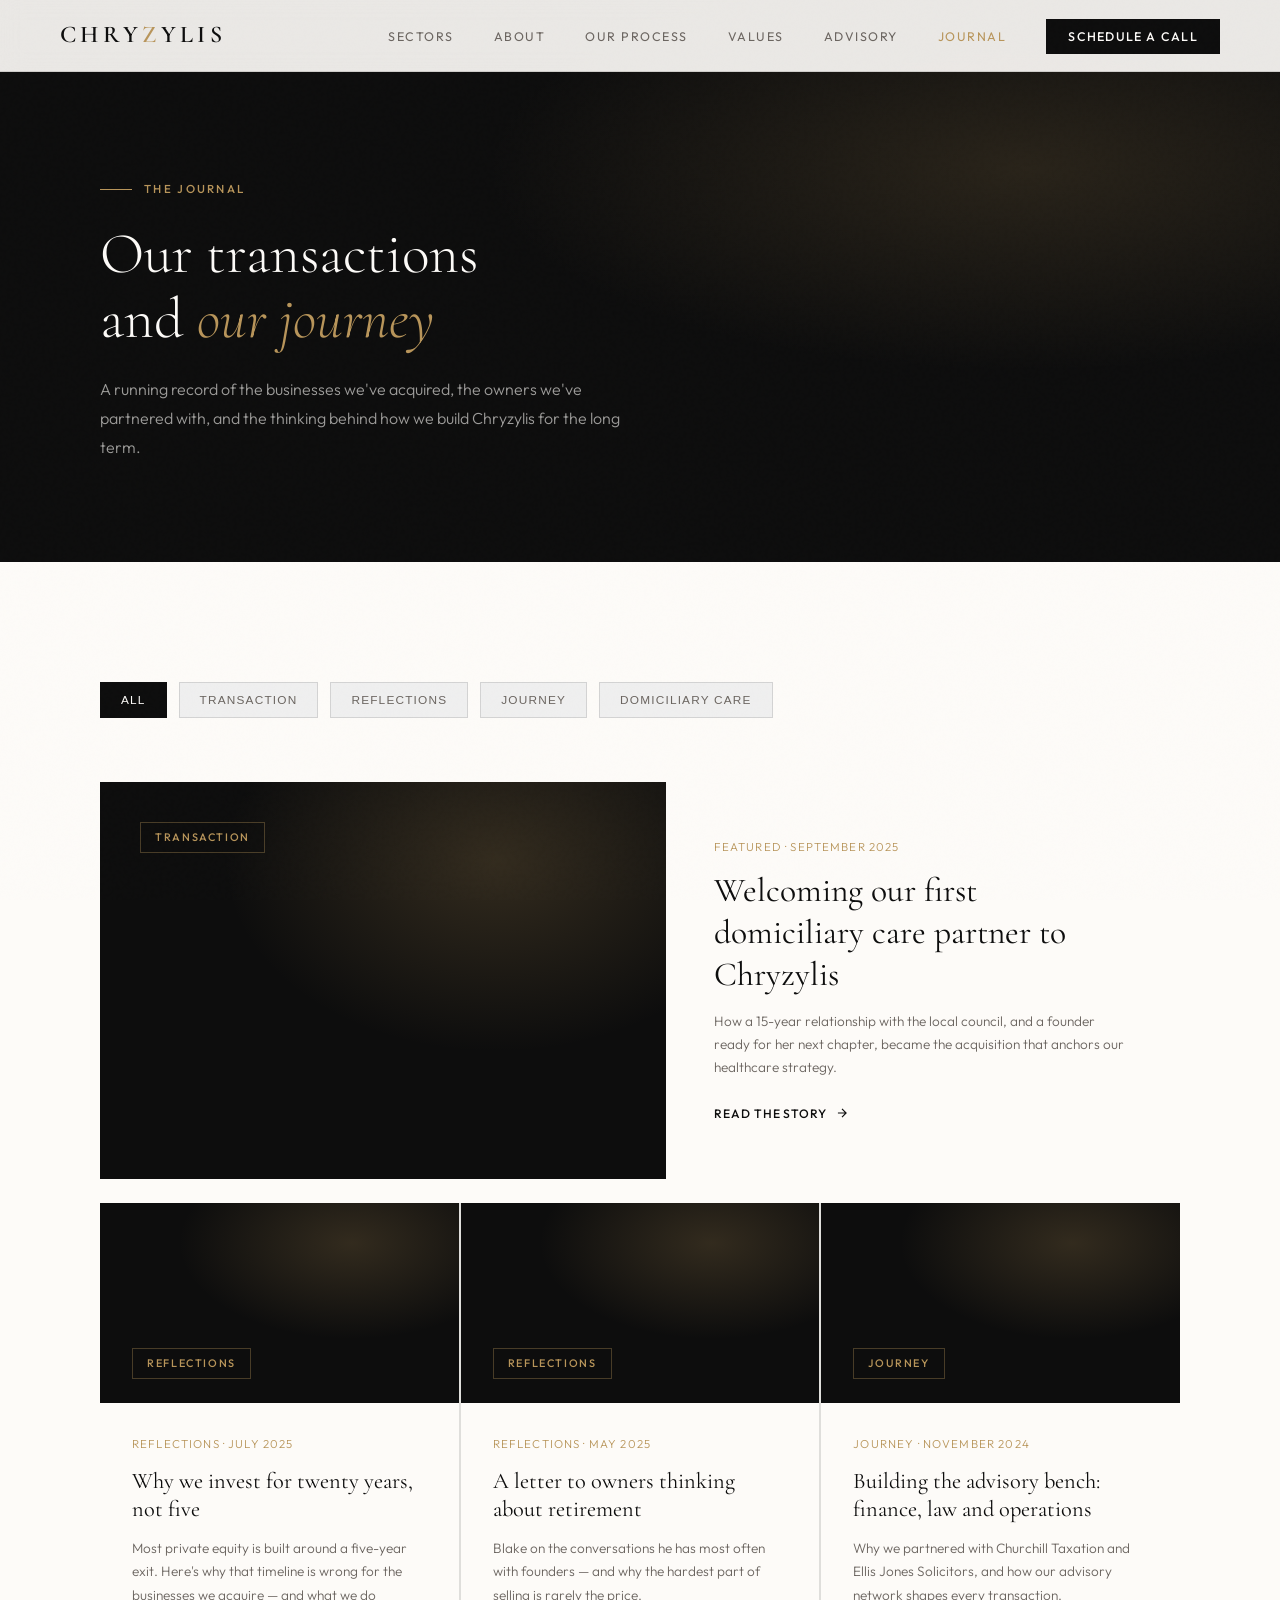
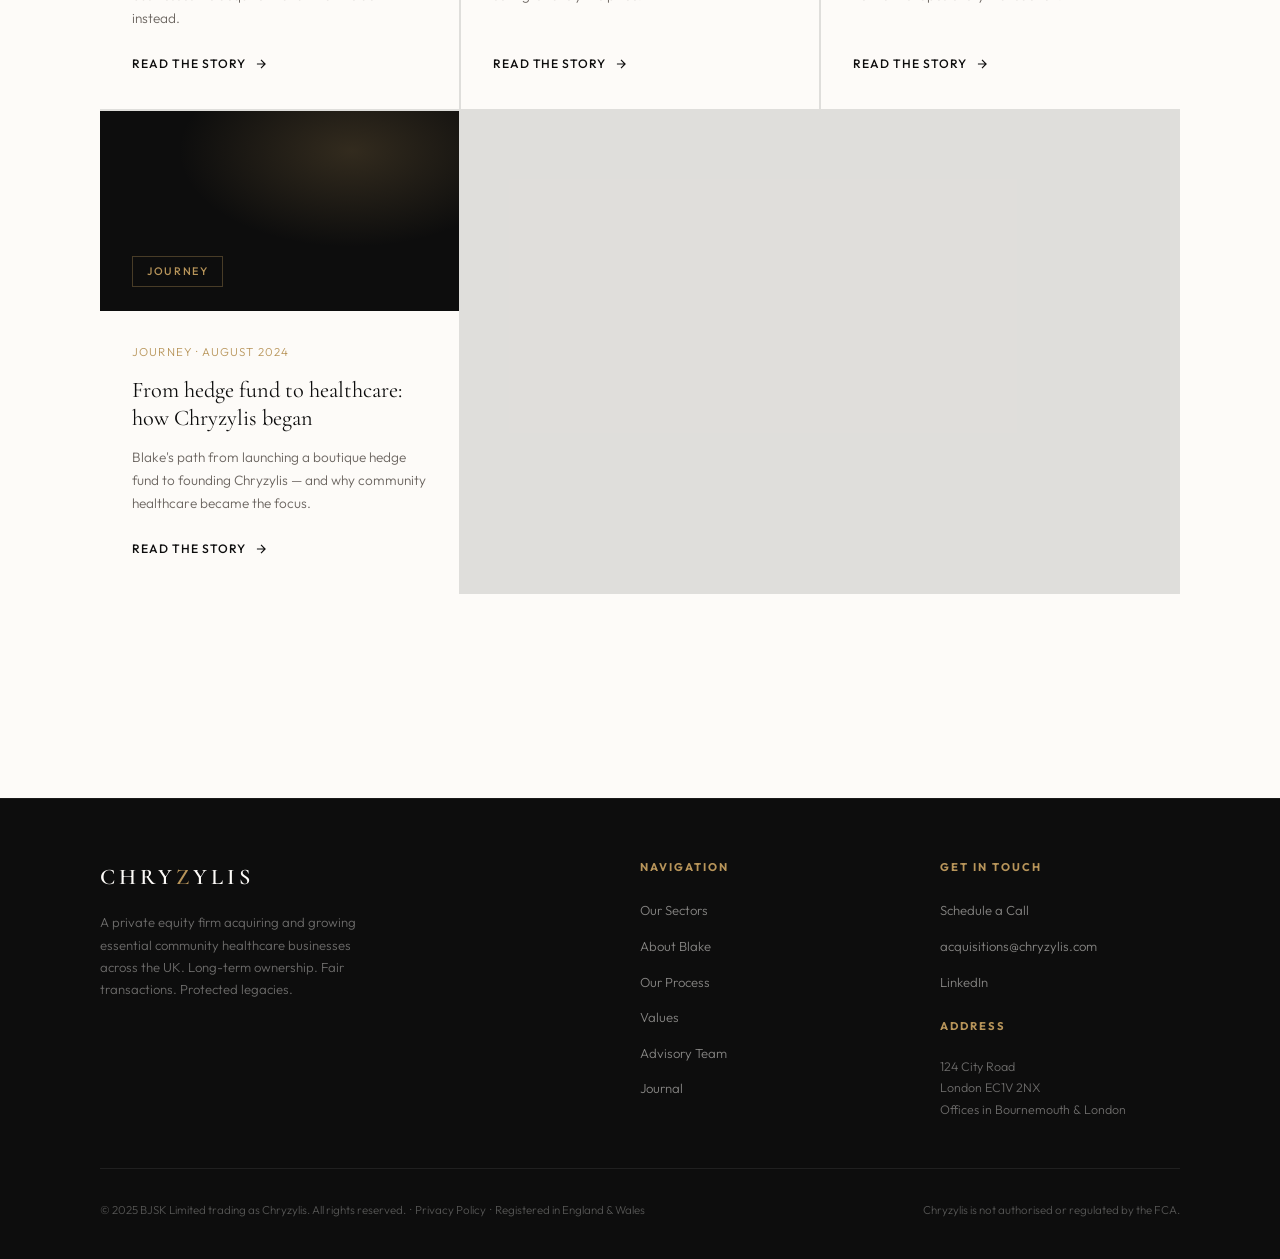
<file: journal/index.html>
<!DOCTYPE html>
<html lang="en-GB">
<head>
<meta charset="UTF-8">
<meta name="viewport" content="width=device-width, initial-scale=1.0">
<title>Journal — Chryzylis</title>
<meta name="description" content="Transactions, reflections and the journey of Chryzylis — a private equity firm acquiring and growing essential community healthcare businesses.">
<link rel="preconnect" href="https://fonts.googleapis.com">
<link href="https://fonts.googleapis.com/css2?family=Cormorant+Garamond:ital,wght@0,300;0,400;0,600;1,300;1,400&family=Outfit:wght@300;400;500;600&display=swap" rel="stylesheet">
<link rel="stylesheet" href="../assets/css/style.css">
</head>
<body>

<!-- ─── NAVIGATION ─── -->
<nav id="navbar">
  <a href="../index.html" class="nav-logo">CHRY<span>Z</span>YLIS</a>
  <ul class="nav-links">
    <li><a href="../index.html#sectors">Sectors</a></li>
    <li><a href="../index.html#about">About</a></li>
    <li><a href="../index.html#process">Our Process</a></li>
    <li><a href="../index.html#values">Values</a></li>
    <li><a href="../index.html#advisory">Advisory</a></li>
    <li><a href="index.html" class="active">Journal</a></li>
    <li><a href="../index.html#contact" class="nav-cta">Schedule a Call</a></li>
  </ul>
  <div class="hamburger" onclick="toggleMenu()">
    <span></span><span></span><span></span>
  </div>
</nav>

<!-- ─── PAGE HERO ─── -->
<section class="page-hero">
  <div class="page-hero-inner">
    <div class="page-hero-eyebrow reveal">The Journal</div>
    <h1 class="page-hero-title reveal reveal-delay-1">Our transactions<br>and <em>our journey</em></h1>
    <p class="page-hero-sub reveal reveal-delay-2">A running record of the businesses we've acquired, the owners we've partnered with, and the thinking behind how we build Chryzylis for the long term.</p>
  </div>
</section>

<!-- ─── JOURNAL LISTING ─── -->
<section id="journal-listing">
  <div class="section-inner">
    <div class="journal-filter-bar reveal" id="journal-filter-bar"></div>

    <div id="journal-featured-slot"></div>

    <div class="journal-grid" id="journal-grid"></div>

    <div class="journal-pagination" id="journal-pagination"></div>
  </div>
</section>

<!-- ─── FOOTER ─── -->
<footer>
  <div class="footer-inner">
    <div class="footer-top">
      <div>
        <a href="../index.html" class="footer-logo">CHRY<span>Z</span>YLIS</a>
        <p class="footer-tagline">A private equity firm acquiring and growing essential community healthcare businesses across the UK. Long-term ownership. Fair transactions. Protected legacies.</p>
      </div>
      <div class="footer-col">
        <h4>Navigation</h4>
        <ul>
          <li><a href="../index.html#sectors">Our Sectors</a></li>
          <li><a href="../index.html#about">About Blake</a></li>
          <li><a href="../index.html#process">Our Process</a></li>
          <li><a href="../index.html#values">Values</a></li>
          <li><a href="../index.html#advisory">Advisory Team</a></li>
          <li><a href="index.html">Journal</a></li>
        </ul>
      </div>
      <div class="footer-col">
        <h4>Get in Touch</h4>
        <ul>
          <li><a href="../index.html#contact">Schedule a Call</a></li>
          <li><a href="mailto:acquisitions@chryzylis.com">acquisitions@chryzylis.com</a></li>
          <li><a href="#">LinkedIn</a></li>
        </ul>
        <div style="margin-top: 24px;">
          <h4>Address</h4>
          <p style="font-size: 0.78rem; color: rgba(253,251,248,0.4); line-height: 1.7;">124 City Road<br>London EC1V 2NX<br>Offices in Bournemouth & London</p>
        </div>
      </div>
    </div>
    <div class="footer-bottom">
      <p class="footer-legal">© 2025 BJSK Limited trading as Chryzylis. All rights reserved. &nbsp;·&nbsp; <a href="#">Privacy Policy</a> &nbsp;·&nbsp; Registered in England & Wales</p>
      <p class="footer-legal">Chryzylis is not authorised or regulated by the FCA.</p>
    </div>
  </div>
</footer>

<script src="../assets/js/main.js"></script>
<script src="journal.js"></script>
</body>
</html>
</file>
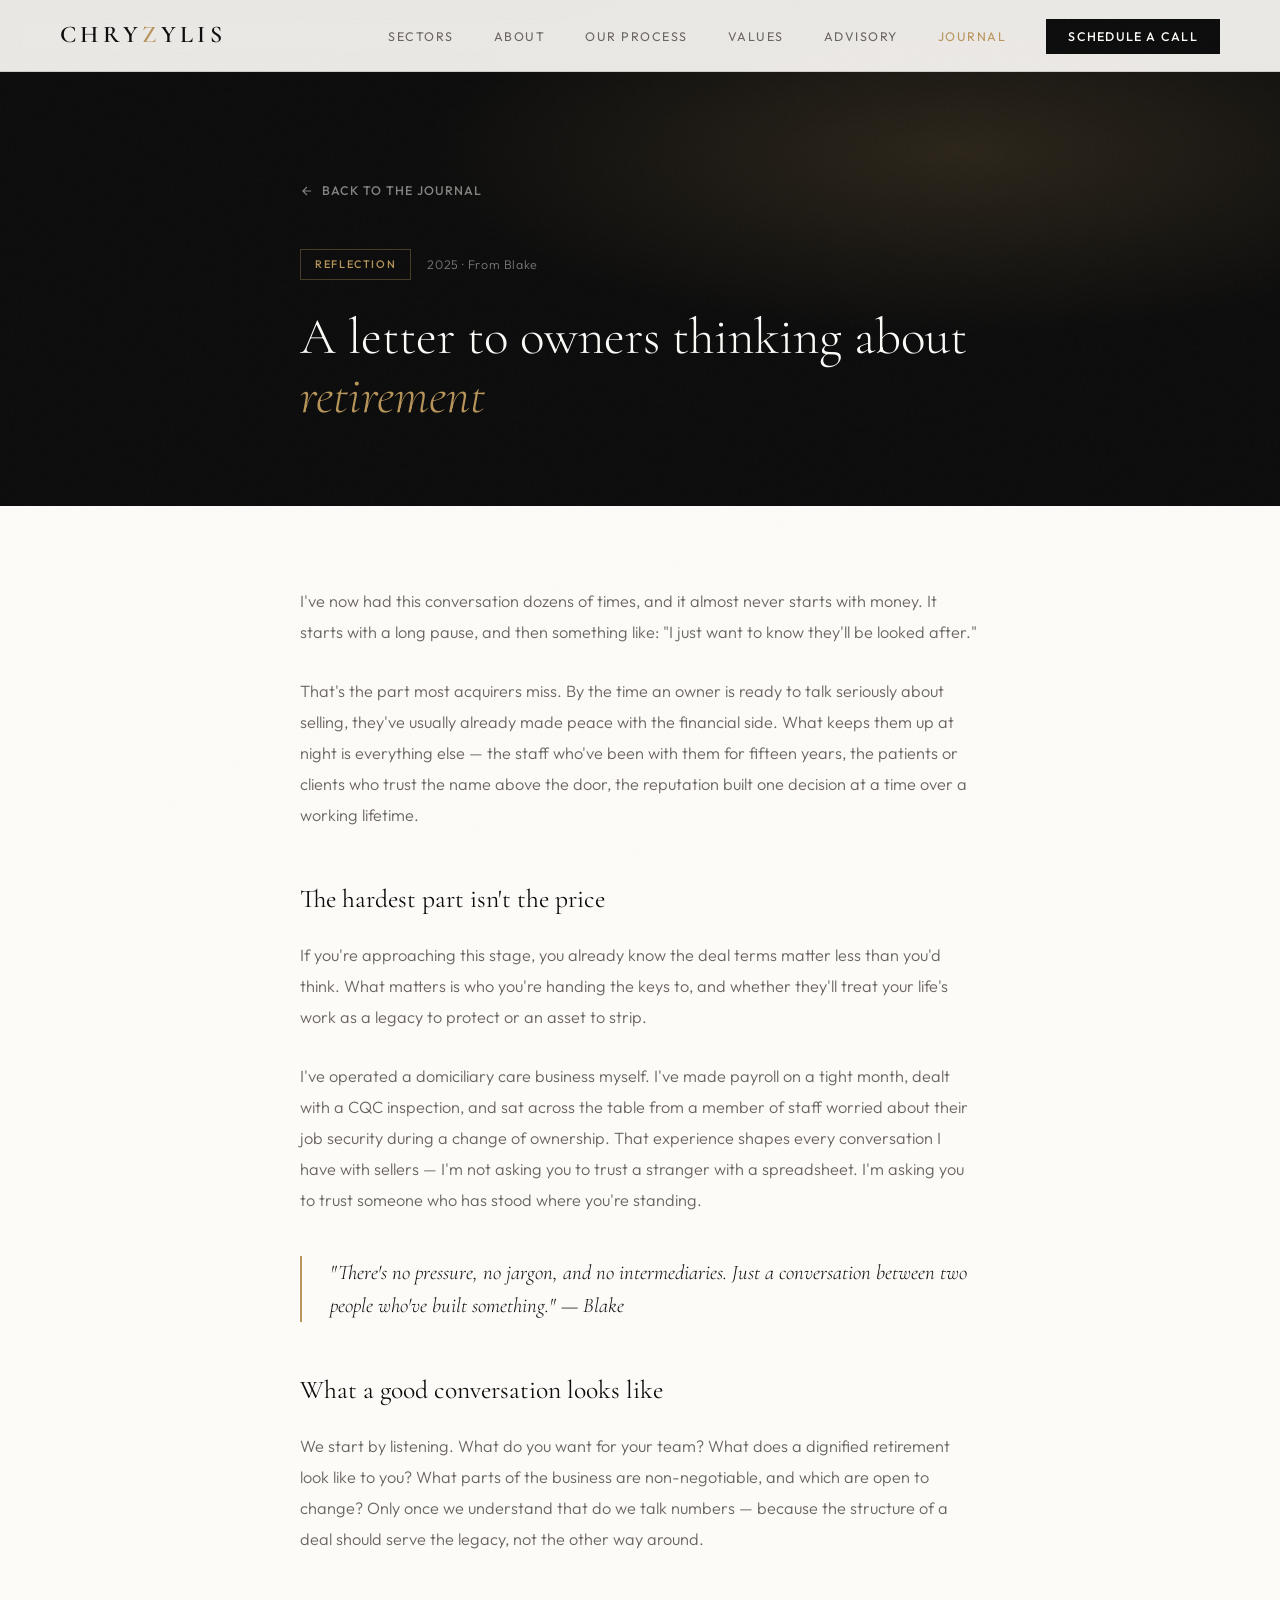
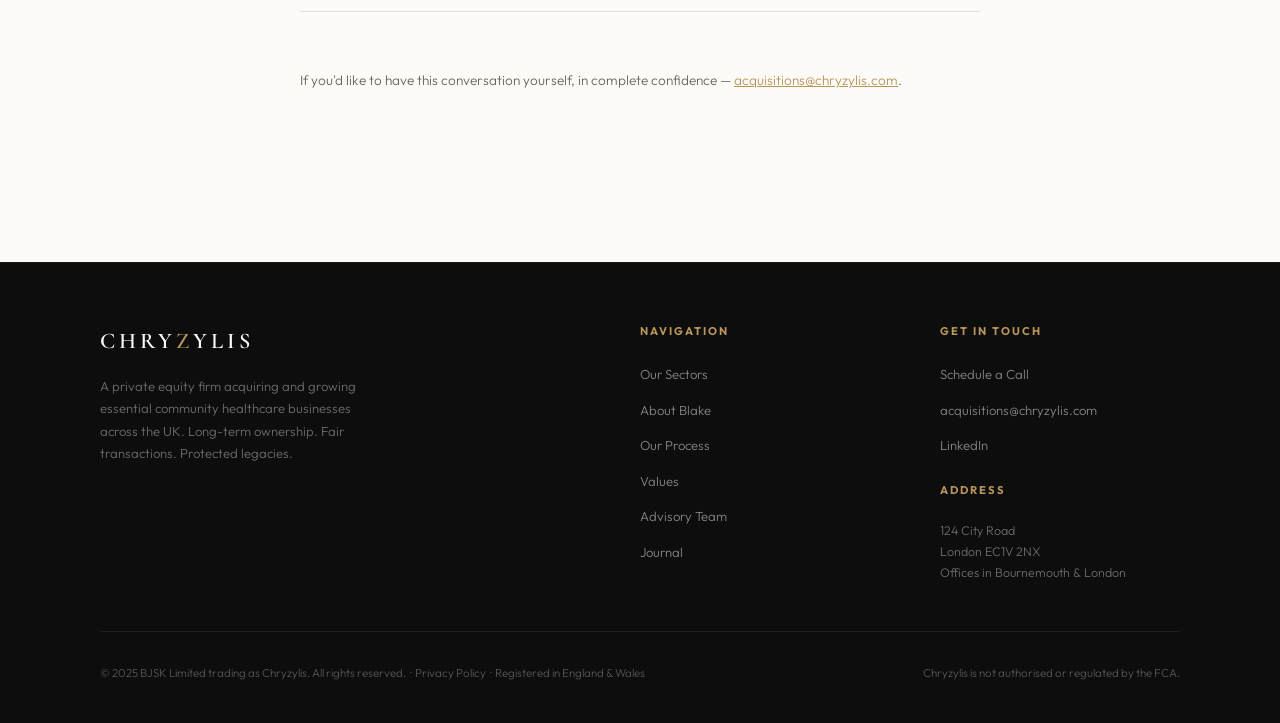
<file: journal/a-letter-to-owners-thinking-about-retirement.html>
<!DOCTYPE html>
<html lang="en-GB">
<head>
<meta charset="UTF-8">
<meta name="viewport" content="width=device-width, initial-scale=1.0">
<title>A letter to owners thinking about retirement — Chryzylis Journal</title>
<link rel="preconnect" href="https://fonts.googleapis.com">
<link href="https://fonts.googleapis.com/css2?family=Cormorant+Garamond:ital,wght@0,300;0,400;0,600;1,300;1,400&family=Outfit:wght@300;400;500;600&display=swap" rel="stylesheet">
<link rel="stylesheet" href="../assets/css/style.css">
</head>
<body>

<nav id="navbar">
  <a href="../index.html" class="nav-logo">CHRY<span>Z</span>YLIS</a>
  <ul class="nav-links">
    <li><a href="../index.html#sectors">Sectors</a></li>
    <li><a href="../index.html#about">About</a></li>
    <li><a href="../index.html#process">Our Process</a></li>
    <li><a href="../index.html#values">Values</a></li>
    <li><a href="../index.html#advisory">Advisory</a></li>
    <li><a href="index.html" class="active">Journal</a></li>
    <li><a href="../index.html#contact" class="nav-cta">Schedule a Call</a></li>
  </ul>
  <div class="hamburger" onclick="toggleMenu()"><span></span><span></span><span></span></div>
</nav>

<section class="post-hero">
  <div class="post-hero-inner">
    <a href="index.html" class="post-back" style="color: rgba(253,251,248,0.5);">
      <svg width="14" height="14" viewBox="0 0 24 24" fill="none" stroke="currentColor" stroke-width="2"><path d="M19 12H5M12 19l-7-7 7-7"/></svg>
      Back to the Journal
    </a>
    <div class="post-meta-row">
      <span class="post-tag">Reflection</span>
      <span class="post-date">2025 · From Blake</span>
    </div>
    <h1 class="post-title">A letter to owners thinking about <em>retirement</em></h1>
  </div>
</section>

<section class="post-body-section">
  <div class="post-body-inner">
    <p>I've now had this conversation dozens of times, and it almost never starts with money. It starts with a long pause, and then something like: "I just want to know they'll be looked after."</p>

    <p>That's the part most acquirers miss. By the time an owner is ready to talk seriously about selling, they've usually already made peace with the financial side. What keeps them up at night is everything else — the staff who've been with them for fifteen years, the patients or clients who trust the name above the door, the reputation built one decision at a time over a working lifetime.</p>

    <h3>The hardest part isn't the price</h3>
    <p>If you're approaching this stage, you already know the deal terms matter less than you'd think. What matters is who you're handing the keys to, and whether they'll treat your life's work as a legacy to protect or an asset to strip.</p>

    <p>I've operated a domiciliary care business myself. I've made payroll on a tight month, dealt with a CQC inspection, and sat across the table from a member of staff worried about their job security during a change of ownership. That experience shapes every conversation I have with sellers — I'm not asking you to trust a stranger with a spreadsheet. I'm asking you to trust someone who has stood where you're standing.</p>

    <blockquote>"There's no pressure, no jargon, and no intermediaries. Just a conversation between two people who've built something." — Blake</blockquote>

    <h3>What a good conversation looks like</h3>
    <p>We start by listening. What do you want for your team? What does a dignified retirement look like to you? What parts of the business are non-negotiable, and which are open to change? Only once we understand that do we talk numbers — because the structure of a deal should serve the legacy, not the other way around.</p>

    <div class="post-divider"></div>
    <p style="font-size: 0.85rem; color: var(--mid);">If you'd like to have this conversation yourself, in complete confidence — <a href="mailto:acquisitions@chryzylis.com" style="color: var(--gold);">acquisitions@chryzylis.com</a>.</p>
  </div>
</section>

<footer>
  <div class="footer-inner">
    <div class="footer-top">
      <div>
        <a href="../index.html" class="footer-logo">CHRY<span>Z</span>YLIS</a>
        <p class="footer-tagline">A private equity firm acquiring and growing essential community healthcare businesses across the UK. Long-term ownership. Fair transactions. Protected legacies.</p>
      </div>
      <div class="footer-col">
        <h4>Navigation</h4>
        <ul>
          <li><a href="../index.html#sectors">Our Sectors</a></li>
          <li><a href="../index.html#about">About Blake</a></li>
          <li><a href="../index.html#process">Our Process</a></li>
          <li><a href="../index.html#values">Values</a></li>
          <li><a href="../index.html#advisory">Advisory Team</a></li>
          <li><a href="index.html">Journal</a></li>
        </ul>
      </div>
      <div class="footer-col">
        <h4>Get in Touch</h4>
        <ul>
          <li><a href="../index.html#contact">Schedule a Call</a></li>
          <li><a href="mailto:acquisitions@chryzylis.com">acquisitions@chryzylis.com</a></li>
          <li><a href="#">LinkedIn</a></li>
        </ul>
        <div style="margin-top: 24px;">
          <h4>Address</h4>
          <p style="font-size: 0.78rem; color: rgba(253,251,248,0.4); line-height: 1.7;">124 City Road<br>London EC1V 2NX<br>Offices in Bournemouth & London</p>
        </div>
      </div>
    </div>
    <div class="footer-bottom">
      <p class="footer-legal">© 2025 BJSK Limited trading as Chryzylis. All rights reserved. &nbsp;·&nbsp; <a href="#">Privacy Policy</a> &nbsp;·&nbsp; Registered in England & Wales</p>
      <p class="footer-legal">Chryzylis is not authorised or regulated by the FCA.</p>
    </div>
  </div>
</footer>

<script src="../assets/js/main.js"></script>
</body>
</html>
</file>
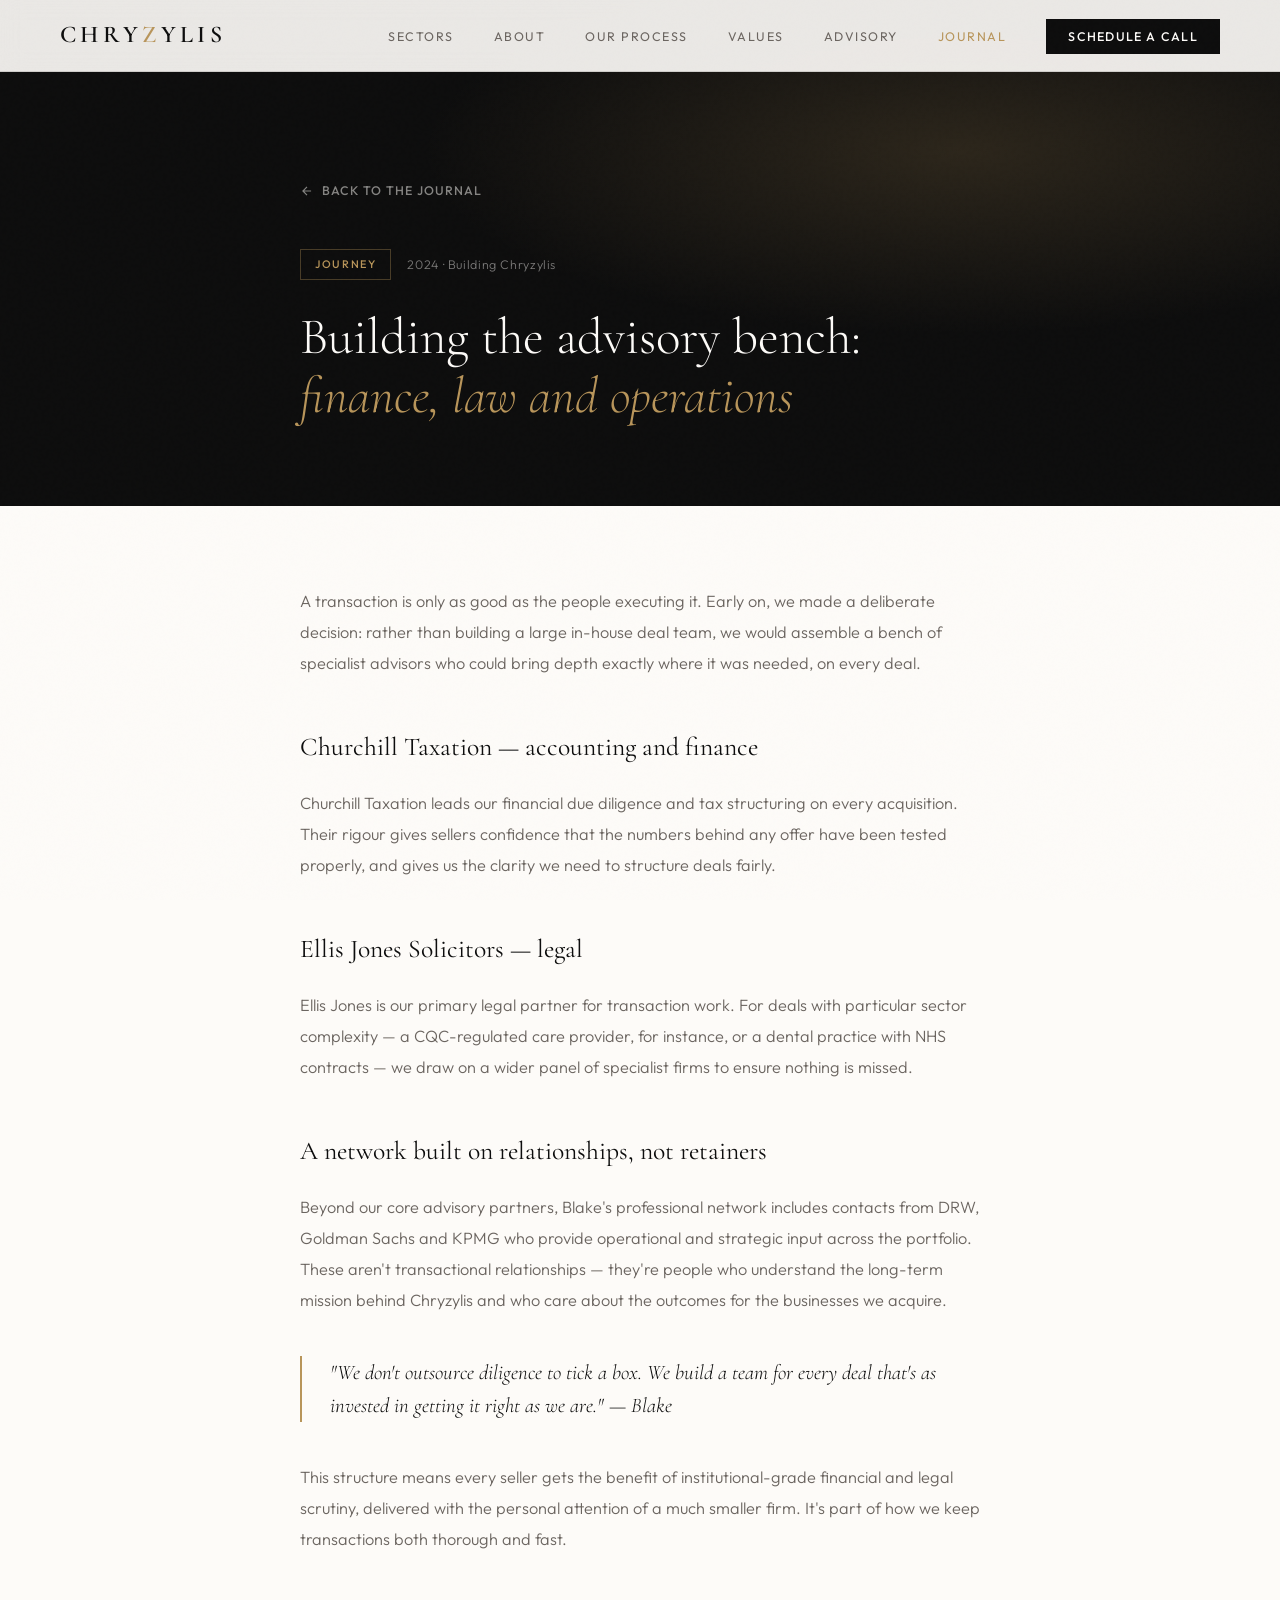
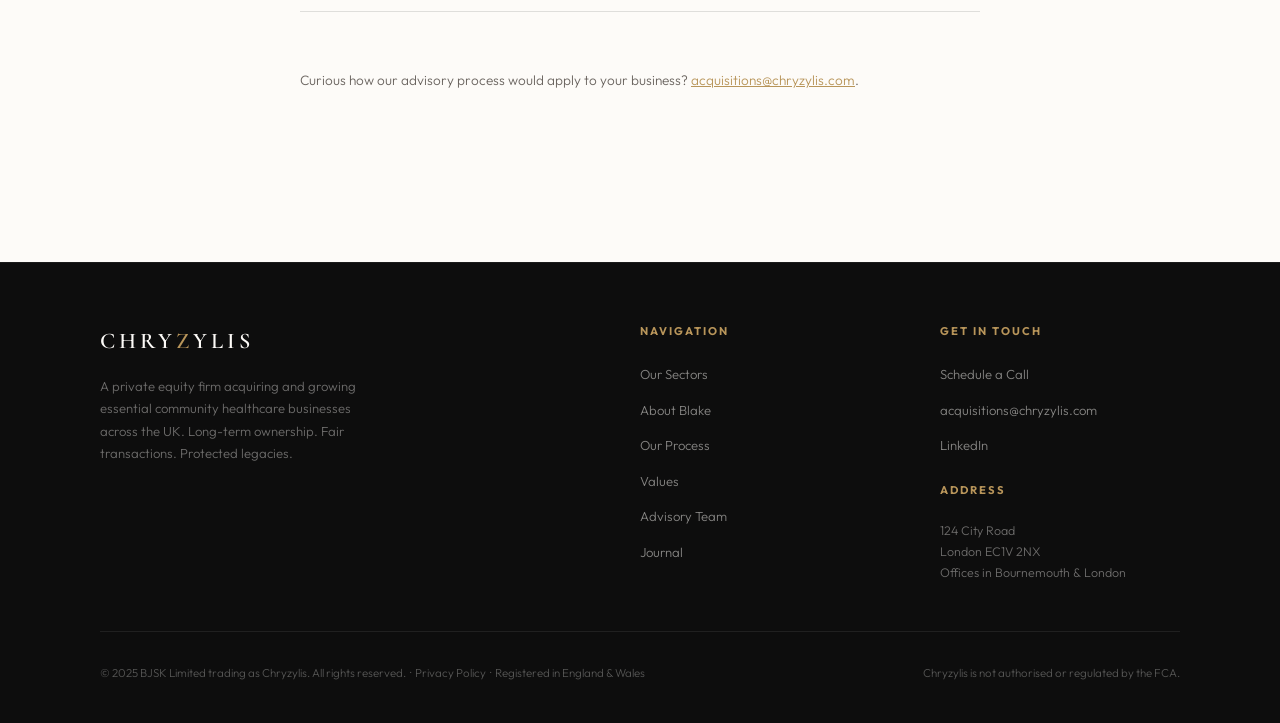
<file: journal/building-the-advisory-bench.html>
<!DOCTYPE html>
<html lang="en-GB">
<head>
<meta charset="UTF-8">
<meta name="viewport" content="width=device-width, initial-scale=1.0">
<title>Building the advisory bench — Chryzylis Journal</title>
<link rel="preconnect" href="https://fonts.googleapis.com">
<link href="https://fonts.googleapis.com/css2?family=Cormorant+Garamond:ital,wght@0,300;0,400;0,600;1,300;1,400&family=Outfit:wght@300;400;500;600&display=swap" rel="stylesheet">
<link rel="stylesheet" href="../assets/css/style.css">
</head>
<body>

<nav id="navbar">
  <a href="../index.html" class="nav-logo">CHRY<span>Z</span>YLIS</a>
  <ul class="nav-links">
    <li><a href="../index.html#sectors">Sectors</a></li>
    <li><a href="../index.html#about">About</a></li>
    <li><a href="../index.html#process">Our Process</a></li>
    <li><a href="../index.html#values">Values</a></li>
    <li><a href="../index.html#advisory">Advisory</a></li>
    <li><a href="index.html" class="active">Journal</a></li>
    <li><a href="../index.html#contact" class="nav-cta">Schedule a Call</a></li>
  </ul>
  <div class="hamburger" onclick="toggleMenu()"><span></span><span></span><span></span></div>
</nav>

<section class="post-hero">
  <div class="post-hero-inner">
    <a href="index.html" class="post-back" style="color: rgba(253,251,248,0.5);">
      <svg width="14" height="14" viewBox="0 0 24 24" fill="none" stroke="currentColor" stroke-width="2"><path d="M19 12H5M12 19l-7-7 7-7"/></svg>
      Back to the Journal
    </a>
    <div class="post-meta-row">
      <span class="post-tag">Journey</span>
      <span class="post-date">2024 · Building Chryzylis</span>
    </div>
    <h1 class="post-title">Building the advisory bench: <em>finance, law and operations</em></h1>
  </div>
</section>

<section class="post-body-section">
  <div class="post-body-inner">
    <p>A transaction is only as good as the people executing it. Early on, we made a deliberate decision: rather than building a large in-house deal team, we would assemble a bench of specialist advisors who could bring depth exactly where it was needed, on every deal.</p>

    <h3>Churchill Taxation — accounting and finance</h3>
    <p>Churchill Taxation leads our financial due diligence and tax structuring on every acquisition. Their rigour gives sellers confidence that the numbers behind any offer have been tested properly, and gives us the clarity we need to structure deals fairly.</p>

    <h3>Ellis Jones Solicitors — legal</h3>
    <p>Ellis Jones is our primary legal partner for transaction work. For deals with particular sector complexity — a CQC-regulated care provider, for instance, or a dental practice with NHS contracts — we draw on a wider panel of specialist firms to ensure nothing is missed.</p>

    <h3>A network built on relationships, not retainers</h3>
    <p>Beyond our core advisory partners, Blake's professional network includes contacts from DRW, Goldman Sachs and KPMG who provide operational and strategic input across the portfolio. These aren't transactional relationships — they're people who understand the long-term mission behind Chryzylis and who care about the outcomes for the businesses we acquire.</p>

    <blockquote>"We don't outsource diligence to tick a box. We build a team for every deal that's as invested in getting it right as we are." — Blake</blockquote>

    <p>This structure means every seller gets the benefit of institutional-grade financial and legal scrutiny, delivered with the personal attention of a much smaller firm. It's part of how we keep transactions both thorough and fast.</p>

    <div class="post-divider"></div>
    <p style="font-size: 0.85rem; color: var(--mid);">Curious how our advisory process would apply to your business? <a href="mailto:acquisitions@chryzylis.com" style="color: var(--gold);">acquisitions@chryzylis.com</a>.</p>
  </div>
</section>

<footer>
  <div class="footer-inner">
    <div class="footer-top">
      <div>
        <a href="../index.html" class="footer-logo">CHRY<span>Z</span>YLIS</a>
        <p class="footer-tagline">A private equity firm acquiring and growing essential community healthcare businesses across the UK. Long-term ownership. Fair transactions. Protected legacies.</p>
      </div>
      <div class="footer-col">
        <h4>Navigation</h4>
        <ul>
          <li><a href="../index.html#sectors">Our Sectors</a></li>
          <li><a href="../index.html#about">About Blake</a></li>
          <li><a href="../index.html#process">Our Process</a></li>
          <li><a href="../index.html#values">Values</a></li>
          <li><a href="../index.html#advisory">Advisory Team</a></li>
          <li><a href="index.html">Journal</a></li>
        </ul>
      </div>
      <div class="footer-col">
        <h4>Get in Touch</h4>
        <ul>
          <li><a href="../index.html#contact">Schedule a Call</a></li>
          <li><a href="mailto:acquisitions@chryzylis.com">acquisitions@chryzylis.com</a></li>
          <li><a href="#">LinkedIn</a></li>
        </ul>
        <div style="margin-top: 24px;">
          <h4>Address</h4>
          <p style="font-size: 0.78rem; color: rgba(253,251,248,0.4); line-height: 1.7;">124 City Road<br>London EC1V 2NX<br>Offices in Bournemouth & London</p>
        </div>
      </div>
    </div>
    <div class="footer-bottom">
      <p class="footer-legal">© 2025 BJSK Limited trading as Chryzylis. All rights reserved. &nbsp;·&nbsp; <a href="#">Privacy Policy</a> &nbsp;·&nbsp; Registered in England & Wales</p>
      <p class="footer-legal">Chryzylis is not authorised or regulated by the FCA.</p>
    </div>
  </div>
</footer>

<script src="../assets/js/main.js"></script>
</body>
</html>
</file>
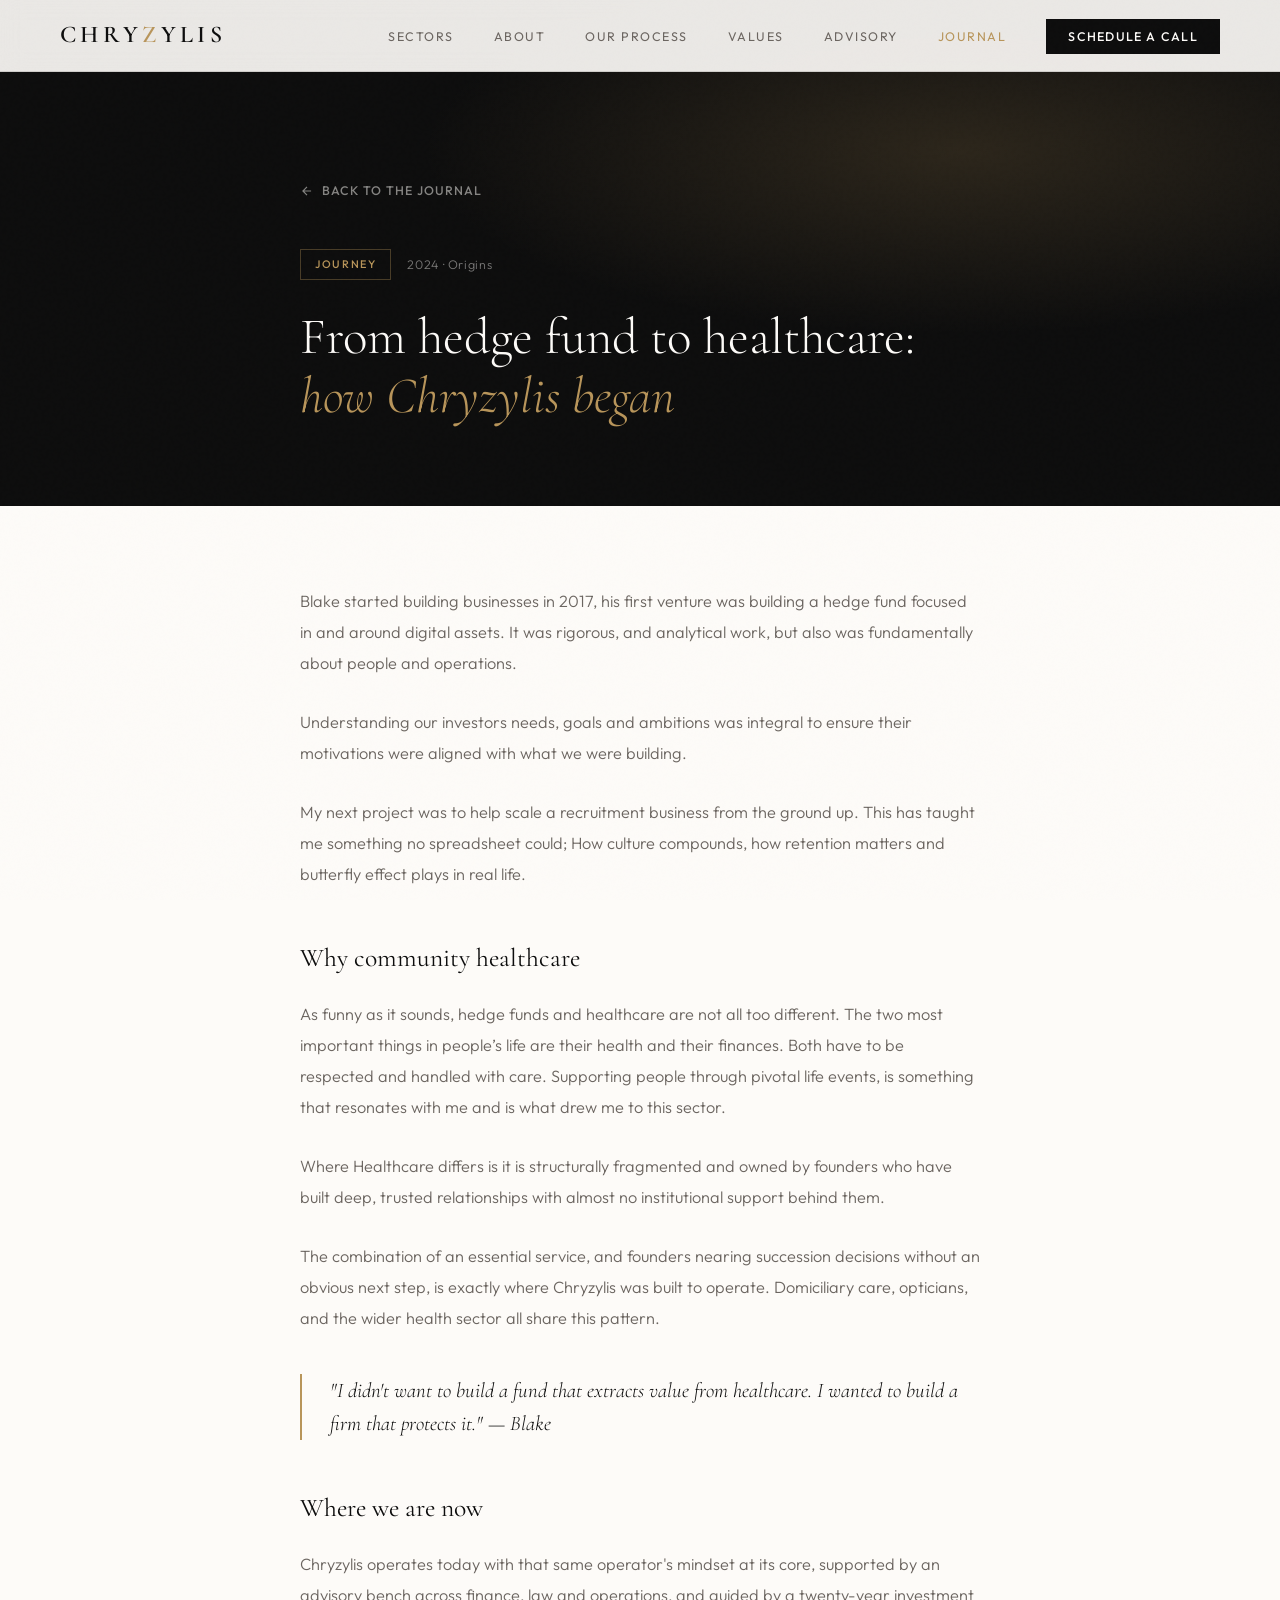
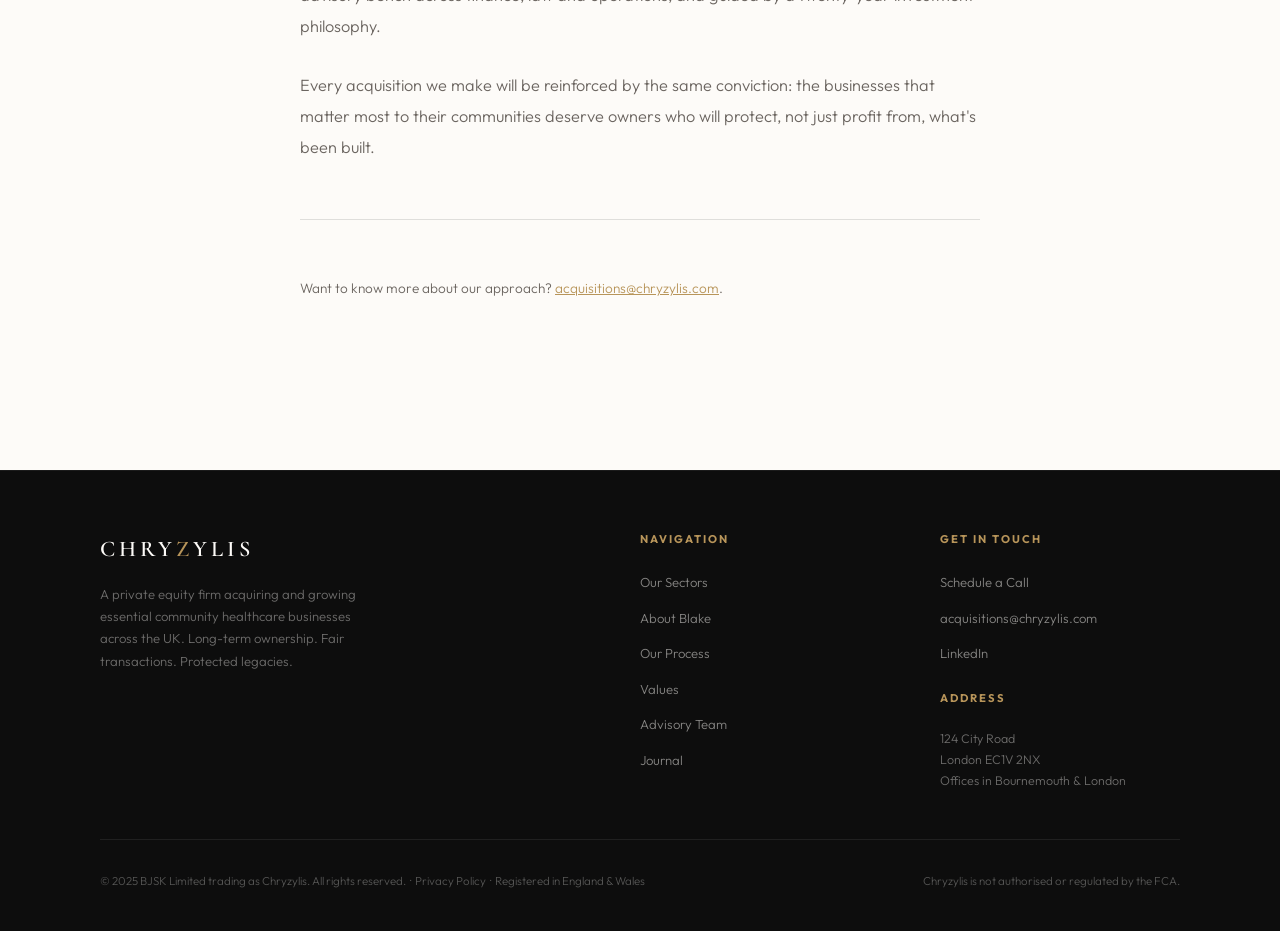
<file: journal/from-hedge-fund-to-healthcare.html>
<!DOCTYPE html>
<html lang="en-GB">
<head>
<meta charset="UTF-8">
<meta name="viewport" content="width=device-width, initial-scale=1.0">
<title>From hedge fund to healthcare — Chryzylis Journal</title>
<link rel="preconnect" href="https://fonts.googleapis.com">
<link href="https://fonts.googleapis.com/css2?family=Cormorant+Garamond:ital,wght@0,300;0,400;0,600;1,300;1,400&family=Outfit:wght@300;400;500;600&display=swap" rel="stylesheet">
<link rel="stylesheet" href="../assets/css/style.css">
</head>
<body>

<nav id="navbar">
  <a href="../index.html" class="nav-logo">CHRY<span>Z</span>YLIS</a>
  <ul class="nav-links">
    <li><a href="../index.html#sectors">Sectors</a></li>
    <li><a href="../index.html#about">About</a></li>
    <li><a href="../index.html#process">Our Process</a></li>
    <li><a href="../index.html#values">Values</a></li>
    <li><a href="../index.html#advisory">Advisory</a></li>
    <li><a href="index.html" class="active">Journal</a></li>
    <li><a href="../index.html#contact" class="nav-cta">Schedule a Call</a></li>
  </ul>
  <div class="hamburger" onclick="toggleMenu()"><span></span><span></span><span></span></div>
</nav>

<section class="post-hero">
  <div class="post-hero-inner">
    <a href="index.html" class="post-back" style="color: rgba(253,251,248,0.5);">
      <svg width="14" height="14" viewBox="0 0 24 24" fill="none" stroke="currentColor" stroke-width="2"><path d="M19 12H5M12 19l-7-7 7-7"/></svg>
      Back to the Journal
    </a>
    <div class="post-meta-row">
      <span class="post-tag">Journey</span>
      <span class="post-date">2024 · Origins</span>
    </div>
    <h1 class="post-title">From hedge fund to healthcare: <em>how Chryzylis began</em></h1>
  </div>
</section>

<section class="post-body-section">
  <div class="post-body-inner">
    <p>Blake started building businesses in 2017, his first venture was building a hedge fund focused in and around digital assets. It was rigorous, and analytical work, but also was fundamentally about people and operations.</p>
    <p>Understanding our investors needs, goals and ambitions was integral to ensure their motivations were aligned with what we were building.</p>
    <p>My next project was to help scale a recruitment business from the ground up. This has taught me something no spreadsheet could; How culture compounds, how retention matters and butterfly effect plays in real life.</p>
    
    <h3>Why community healthcare</h3>
    <p>As funny as it sounds, hedge funds and healthcare are not all too different. The two most important things in people’s life are their health and their finances. Both have to be respected and handled with care. Supporting people through pivotal life events, is something that resonates with me and is what drew me to this sector.</p>
    <p>Where Healthcare differs is it is structurally fragmented and owned by founders who have built deep, trusted relationships with almost no institutional support behind them.</p>
    <p>The combination of an essential service, and founders nearing succession decisions without an obvious next step, is exactly where Chryzylis was built to operate. Domiciliary care, opticians, and the wider health sector all share this pattern.</p>
    
    <blockquote>"I didn't want to build a fund that extracts value from healthcare. I wanted to build a firm that protects it." — Blake</blockquote>

    <h3>Where we are now</h3>
    <p>Chryzylis operates today with that same operator's mindset at its core, supported by an advisory bench across finance, law and operations, and guided by a twenty-year investment philosophy.</p>
    <p>Every acquisition we make will be reinforced by the same conviction: the businesses that matter most to their communities deserve owners who will protect, not just profit from, what's been built.</p>
    
    <div class="post-divider"></div>
    <p style="font-size: 0.85rem; color: var(--mid);">Want to know more about our approach? <a href="mailto:acquisitions@chryzylis.com" style="color: var(--gold);">acquisitions@chryzylis.com</a>.</p>
  </div>
</section>

<footer>
  <div class="footer-inner">
    <div class="footer-top">
      <div>
        <a href="../index.html" class="footer-logo">CHRY<span>Z</span>YLIS</a>
        <p class="footer-tagline">A private equity firm acquiring and growing essential community healthcare businesses across the UK. Long-term ownership. Fair transactions. Protected legacies.</p>
      </div>
      <div class="footer-col">
        <h4>Navigation</h4>
        <ul>
          <li><a href="../index.html#sectors">Our Sectors</a></li>
          <li><a href="../index.html#about">About Blake</a></li>
          <li><a href="../index.html#process">Our Process</a></li>
          <li><a href="../index.html#values">Values</a></li>
          <li><a href="../index.html#advisory">Advisory Team</a></li>
          <li><a href="index.html">Journal</a></li>
        </ul>
      </div>
      <div class="footer-col">
        <h4>Get in Touch</h4>
        <ul>
          <li><a href="../index.html#contact">Schedule a Call</a></li>
          <li><a href="mailto:acquisitions@chryzylis.com">acquisitions@chryzylis.com</a></li>
          <li><a href="#">LinkedIn</a></li>
        </ul>
        <div style="margin-top: 24px;">
          <h4>Address</h4>
          <p style="font-size: 0.78rem; color: rgba(253,251,248,0.4); line-height: 1.7;">124 City Road<br>London EC1V 2NX<br>Offices in Bournemouth & London</p>
        </div>
      </div>
    </div>
    <div class="footer-bottom">
      <p class="footer-legal">© 2025 BJSK Limited trading as Chryzylis. All rights reserved. &nbsp;·&nbsp; <a href="#">Privacy Policy</a> &nbsp;·&nbsp; Registered in England & Wales</p>
      <p class="footer-legal">Chryzylis is not authorised or regulated by the FCA.</p>
    </div>
  </div>
</footer>

<script src="../assets/js/main.js"></script>
</body>
</html>
</file>
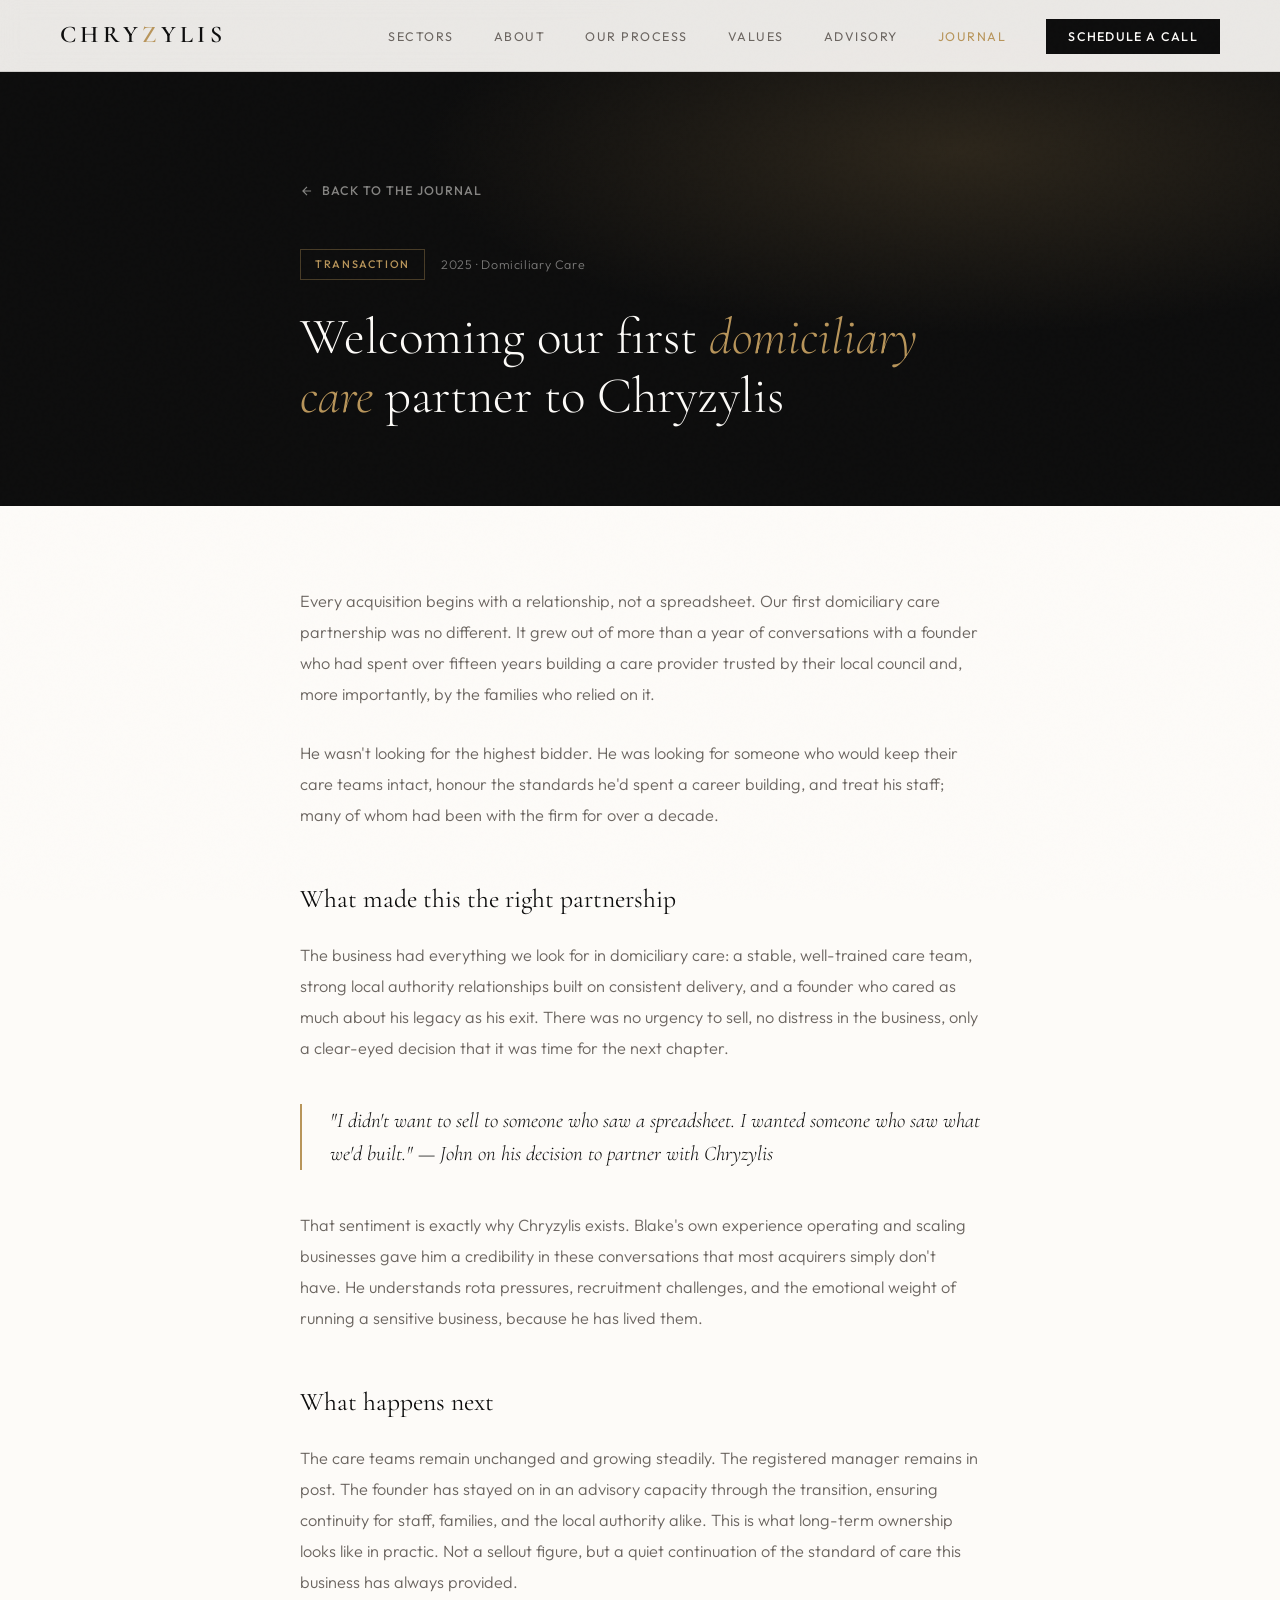
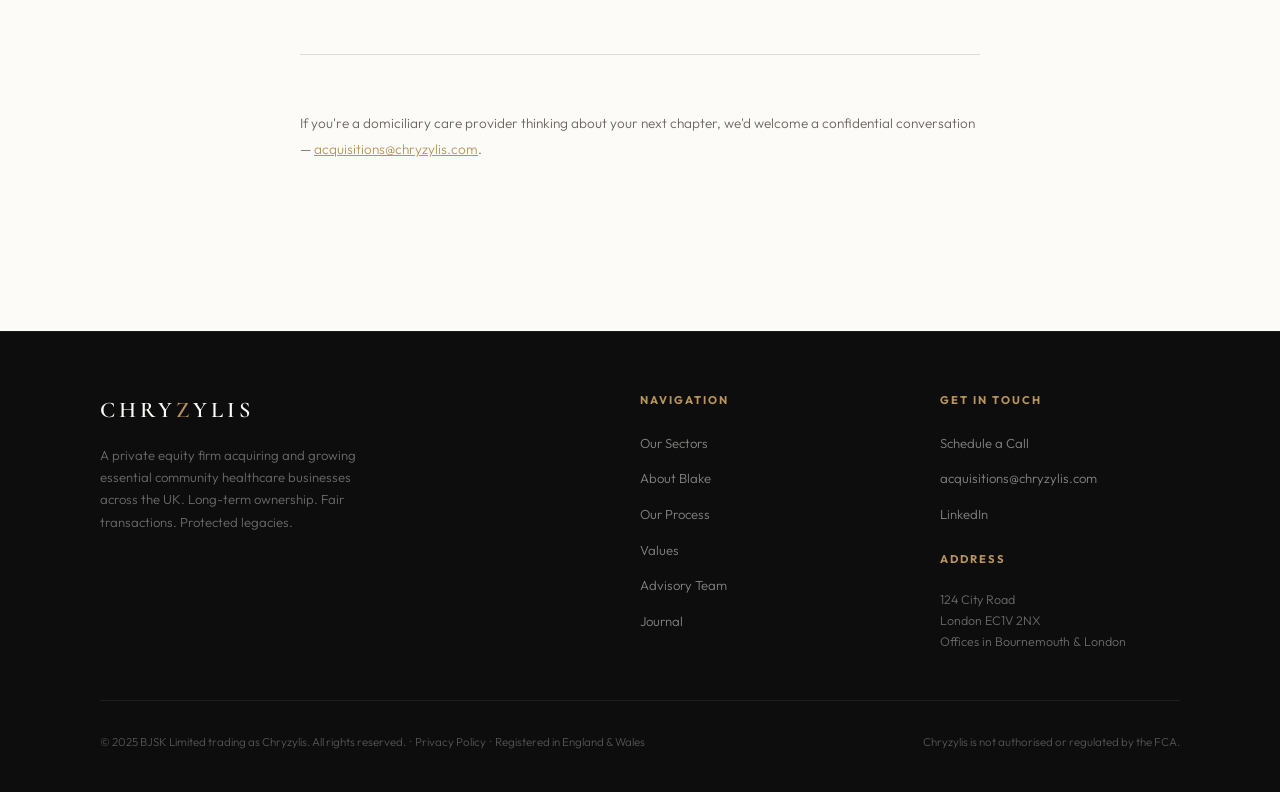
<file: journal/welcoming-our-first-domiciliary-care-partner.html>
<!DOCTYPE html>
<html lang="en-GB">
<head>
<meta charset="UTF-8">
<meta name="viewport" content="width=device-width, initial-scale=1.0">
<title>Welcoming our first domiciliary care partner — Chryzylis Journal</title>
<link rel="preconnect" href="https://fonts.googleapis.com">
<link href="https://fonts.googleapis.com/css2?family=Cormorant+Garamond:ital,wght@0,300;0,400;0,600;1,300;1,400&family=Outfit:wght@300;400;500;600&display=swap" rel="stylesheet">
<link rel="stylesheet" href="../assets/css/style.css">
</head>
<body>

<nav id="navbar">
  <a href="../index.html" class="nav-logo">CHRY<span>Z</span>YLIS</a>
  <ul class="nav-links">
    <li><a href="../index.html#sectors">Sectors</a></li>
    <li><a href="../index.html#about">About</a></li>
    <li><a href="../index.html#process">Our Process</a></li>
    <li><a href="../index.html#values">Values</a></li>
    <li><a href="../index.html#advisory">Advisory</a></li>
    <li><a href="index.html" class="active">Journal</a></li>
    <li><a href="../index.html#contact" class="nav-cta">Schedule a Call</a></li>
  </ul>
  <div class="hamburger" onclick="toggleMenu()"><span></span><span></span><span></span></div>
</nav>

<section class="post-hero">
  <div class="post-hero-inner">
    <a href="index.html" class="post-back" style="color: rgba(253,251,248,0.5);">
      <svg width="14" height="14" viewBox="0 0 24 24" fill="none" stroke="currentColor" stroke-width="2"><path d="M19 12H5M12 19l-7-7 7-7"/></svg>
      Back to the Journal
    </a>
    <div class="post-meta-row">
      <span class="post-tag">Transaction</span>
      <span class="post-date">2025 · Domiciliary Care</span>
    </div>
    <h1 class="post-title">Welcoming our first <em>domiciliary care</em> partner to Chryzylis</h1>
  </div>
</section>

<section class="post-body-section">
  <div class="post-body-inner">
    <p>Every acquisition begins with a relationship, not a spreadsheet. Our first domiciliary care partnership was no different. It grew out of more than a year of conversations with a founder who had spent over fifteen years building a care provider trusted by their local council and, more importantly, by the families who relied on it.</p>

    <p>He wasn't looking for the highest bidder. He was looking for someone who would keep their care teams intact, honour the standards he'd spent a career building, and treat his staff; many of whom had been with the firm for over a decade.</p>

    <h3>What made this the right partnership</h3>
    <p>The business had everything we look for in domiciliary care: a stable, well-trained care team, strong local authority relationships built on consistent delivery, and a founder who cared as much about his legacy as his exit. There was no urgency to sell, no distress in the business, only a clear-eyed decision that it was time for the next chapter.</p>

    <blockquote>"I didn't want to sell to someone who saw a spreadsheet. I wanted someone who saw what we'd built." — John on his decision to partner with Chryzylis</blockquote>

    <p>That sentiment is exactly why Chryzylis exists. Blake's own experience operating and scaling businesses gave him a credibility in these conversations that most acquirers simply don't have. He understands rota pressures, recruitment challenges, and the emotional weight of running a sensitive business, because he has lived them.</p>

    <h3>What happens next</h3>
    <p>The care teams remain unchanged and growing steadily. The registered manager remains in post. The founder has stayed on in an advisory capacity through the transition, ensuring continuity for staff, families, and the local authority alike. This is what long-term ownership looks like in practic. Not a sellout figure, but a quiet continuation of the standard of care this business has always provided.</p>

    <div class="post-divider"></div>
    <p style="font-size: 0.85rem; color: var(--mid);">If you're a domiciliary care provider thinking about your next chapter, we'd welcome a confidential conversation — <a href="mailto:acquisitions@chryzylis.com" style="color: var(--gold);">acquisitions@chryzylis.com</a>.</p>
  </div>
</section>

<footer>
  <div class="footer-inner">
    <div class="footer-top">
      <div>
        <a href="../index.html" class="footer-logo">CHRY<span>Z</span>YLIS</a>
        <p class="footer-tagline">A private equity firm acquiring and growing essential community healthcare businesses across the UK. Long-term ownership. Fair transactions. Protected legacies.</p>
      </div>
      <div class="footer-col">
        <h4>Navigation</h4>
        <ul>
          <li><a href="../index.html#sectors">Our Sectors</a></li>
          <li><a href="../index.html#about">About Blake</a></li>
          <li><a href="../index.html#process">Our Process</a></li>
          <li><a href="../index.html#values">Values</a></li>
          <li><a href="../index.html#advisory">Advisory Team</a></li>
          <li><a href="index.html">Journal</a></li>
        </ul>
      </div>
      <div class="footer-col">
        <h4>Get in Touch</h4>
        <ul>
          <li><a href="../index.html#contact">Schedule a Call</a></li>
          <li><a href="mailto:acquisitions@chryzylis.com">acquisitions@chryzylis.com</a></li>
          <li><a href="#">LinkedIn</a></li>
        </ul>
        <div style="margin-top: 24px;">
          <h4>Address</h4>
          <p style="font-size: 0.78rem; color: rgba(253,251,248,0.4); line-height: 1.7;">124 City Road<br>London EC1V 2NX<br>Offices in Bournemouth & London</p>
        </div>
      </div>
    </div>
    <div class="footer-bottom">
      <p class="footer-legal">© 2025 BJSK Limited trading as Chryzylis. All rights reserved. &nbsp;·&nbsp; <a href="#">Privacy Policy</a> &nbsp;·&nbsp; Registered in England & Wales</p>
      <p class="footer-legal">Chryzylis is not authorised or regulated by the FCA.</p>
    </div>
  </div>
</footer>

<script src="../assets/js/main.js"></script>
</body>
</html>
</file>
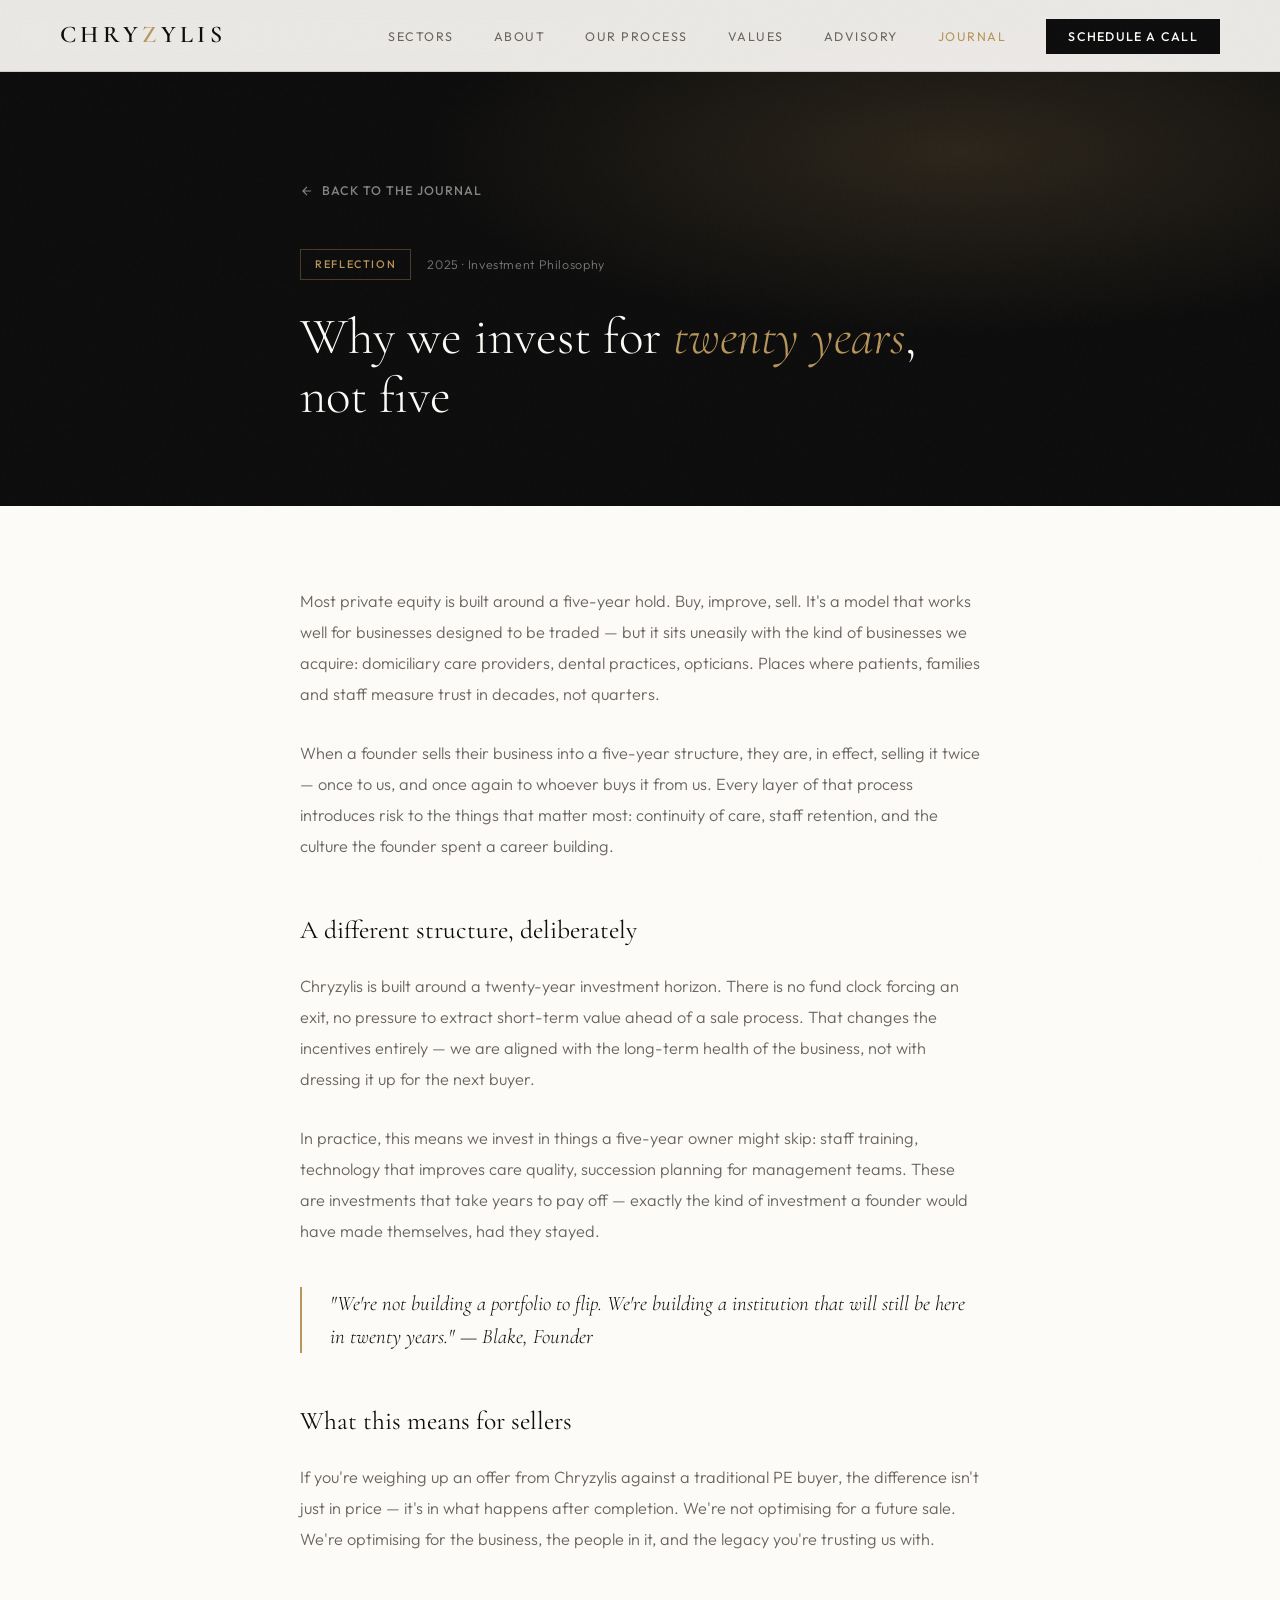
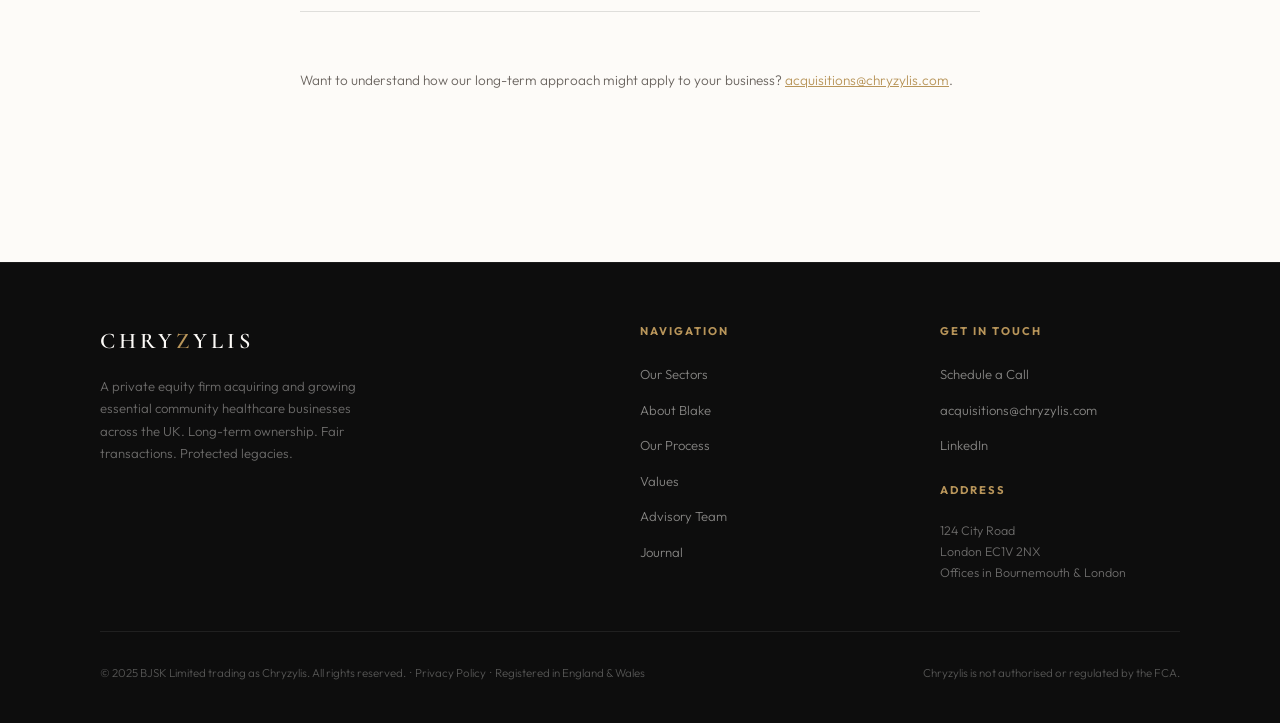
<file: journal/why-we-invest-for-twenty-years.html>
<!DOCTYPE html>
<html lang="en-GB">
<head>
<meta charset="UTF-8">
<meta name="viewport" content="width=device-width, initial-scale=1.0">
<title>Why we invest for twenty years, not five — Chryzylis Journal</title>
<link rel="preconnect" href="https://fonts.googleapis.com">
<link href="https://fonts.googleapis.com/css2?family=Cormorant+Garamond:ital,wght@0,300;0,400;0,600;1,300;1,400&family=Outfit:wght@300;400;500;600&display=swap" rel="stylesheet">
<link rel="stylesheet" href="../assets/css/style.css">
</head>
<body>

<nav id="navbar">
  <a href="../index.html" class="nav-logo">CHRY<span>Z</span>YLIS</a>
  <ul class="nav-links">
    <li><a href="../index.html#sectors">Sectors</a></li>
    <li><a href="../index.html#about">About</a></li>
    <li><a href="../index.html#process">Our Process</a></li>
    <li><a href="../index.html#values">Values</a></li>
    <li><a href="../index.html#advisory">Advisory</a></li>
    <li><a href="index.html" class="active">Journal</a></li>
    <li><a href="../index.html#contact" class="nav-cta">Schedule a Call</a></li>
  </ul>
  <div class="hamburger" onclick="toggleMenu()"><span></span><span></span><span></span></div>
</nav>

<section class="post-hero">
  <div class="post-hero-inner">
    <a href="index.html" class="post-back" style="color: rgba(253,251,248,0.5);">
      <svg width="14" height="14" viewBox="0 0 24 24" fill="none" stroke="currentColor" stroke-width="2"><path d="M19 12H5M12 19l-7-7 7-7"/></svg>
      Back to the Journal
    </a>
    <div class="post-meta-row">
      <span class="post-tag">Reflection</span>
      <span class="post-date">2025 · Investment Philosophy</span>
    </div>
    <h1 class="post-title">Why we invest for <em>twenty years</em>, not five</h1>
  </div>
</section>

<section class="post-body-section">
  <div class="post-body-inner">
    <p>Most private equity is built around a five-year hold. Buy, improve, sell. It's a model that works well for businesses designed to be traded — but it sits uneasily with the kind of businesses we acquire: domiciliary care providers, dental practices, opticians. Places where patients, families and staff measure trust in decades, not quarters.</p>

    <p>When a founder sells their business into a five-year structure, they are, in effect, selling it twice — once to us, and once again to whoever buys it from us. Every layer of that process introduces risk to the things that matter most: continuity of care, staff retention, and the culture the founder spent a career building.</p>

    <h3>A different structure, deliberately</h3>
    <p>Chryzylis is built around a twenty-year investment horizon. There is no fund clock forcing an exit, no pressure to extract short-term value ahead of a sale process. That changes the incentives entirely — we are aligned with the long-term health of the business, not with dressing it up for the next buyer.</p>

    <p>In practice, this means we invest in things a five-year owner might skip: staff training, technology that improves care quality, succession planning for management teams. These are investments that take years to pay off — exactly the kind of investment a founder would have made themselves, had they stayed.</p>

    <blockquote>"We're not building a portfolio to flip. We're building a institution that will still be here in twenty years." — Blake, Founder</blockquote>

    <h3>What this means for sellers</h3>
    <p>If you're weighing up an offer from Chryzylis against a traditional PE buyer, the difference isn't just in price — it's in what happens after completion. We're not optimising for a future sale. We're optimising for the business, the people in it, and the legacy you're trusting us with.</p>

    <div class="post-divider"></div>
    <p style="font-size: 0.85rem; color: var(--mid);">Want to understand how our long-term approach might apply to your business? <a href="mailto:acquisitions@chryzylis.com" style="color: var(--gold);">acquisitions@chryzylis.com</a>.</p>
  </div>
</section>

<footer>
  <div class="footer-inner">
    <div class="footer-top">
      <div>
        <a href="../index.html" class="footer-logo">CHRY<span>Z</span>YLIS</a>
        <p class="footer-tagline">A private equity firm acquiring and growing essential community healthcare businesses across the UK. Long-term ownership. Fair transactions. Protected legacies.</p>
      </div>
      <div class="footer-col">
        <h4>Navigation</h4>
        <ul>
          <li><a href="../index.html#sectors">Our Sectors</a></li>
          <li><a href="../index.html#about">About Blake</a></li>
          <li><a href="../index.html#process">Our Process</a></li>
          <li><a href="../index.html#values">Values</a></li>
          <li><a href="../index.html#advisory">Advisory Team</a></li>
          <li><a href="index.html">Journal</a></li>
        </ul>
      </div>
      <div class="footer-col">
        <h4>Get in Touch</h4>
        <ul>
          <li><a href="../index.html#contact">Schedule a Call</a></li>
          <li><a href="mailto:acquisitions@chryzylis.com">acquisitions@chryzylis.com</a></li>
          <li><a href="#">LinkedIn</a></li>
        </ul>
        <div style="margin-top: 24px;">
          <h4>Address</h4>
          <p style="font-size: 0.78rem; color: rgba(253,251,248,0.4); line-height: 1.7;">124 City Road<br>London EC1V 2NX<br>Offices in Bournemouth & London</p>
        </div>
      </div>
    </div>
    <div class="footer-bottom">
      <p class="footer-legal">© 2025 BJSK Limited trading as Chryzylis. All rights reserved. &nbsp;·&nbsp; <a href="#">Privacy Policy</a> &nbsp;·&nbsp; Registered in England & Wales</p>
      <p class="footer-legal">Chryzylis is not authorised or regulated by the FCA.</p>
    </div>
  </div>
</footer>

<script src="../assets/js/main.js"></script>
</body>
</html>
</file>
<file: assets/css/style.css>
:root {
  --ink: #0D0D0D;
  --parchment: #F7F4EF;
  --warm-white: #FDFBF8;
  --gold: #B8955A;
  --gold-light: #D4B483;
  --mid: #6B6560;
  --rule: rgba(13,13,13,0.12);
  --rule-gold: rgba(184,149,90,0.35);
}

*, *::before, *::after { box-sizing: border-box; margin: 0; padding: 0; }

html { scroll-behavior: smooth; font-size: 16px; }

body {
  background: var(--warm-white);
  color: var(--ink);
  font-family: 'Outfit', sans-serif;
  font-weight: 300;
  line-height: 1.6;
  overflow-x: hidden;
}

/* NOISE TEXTURE OVERLAY */
body::before {
  content: '';
  position: fixed;
  inset: 0;
  background-image: url("data:image/svg+xml,%3Csvg viewBox='0 0 256 256' xmlns='http://www.w3.org/2000/svg'%3E%3Cfilter id='noise'%3E%3CfeTurbulence type='fractalNoise' baseFrequency='0.9' numOctaves='4' stitchTiles='stitch'/%3E%3C/filter%3E%3Crect width='100%25' height='100%25' filter='url(%23noise)' opacity='0.035'/%3E%3C/svg%3E");
  pointer-events: none;
  z-index: 1000;
  opacity: 0.4;
}

/* ─── NAV ─── */
nav {
  position: fixed;
  top: 0; left: 0; right: 0;
  z-index: 900;
  display: flex;
  align-items: center;
  justify-content: space-between;
  padding: 0 60px;
  height: 72px;
  background: rgba(253,251,248,0.92);
  backdrop-filter: blur(12px);
  border-bottom: 1px solid var(--rule);
  transition: all 0.3s ease;
}

nav.scrolled {
  height: 60px;
  background: rgba(253,251,248,0.97);
}

.nav-logo {
  font-family: 'Cormorant Garamond', serif;
  font-weight: 600;
  font-size: 1.5rem;
  letter-spacing: 0.18em;
  text-transform: uppercase;
  color: var(--ink);
  text-decoration: none;
}

.nav-logo span { color: var(--gold); }

.nav-links {
  display: flex;
  align-items: center;
  gap: 40px;
  list-style: none;
}

.nav-links a {
  font-size: 0.78rem;
  font-weight: 400;
  letter-spacing: 0.12em;
  text-transform: uppercase;
  color: var(--mid);
  text-decoration: none;
  transition: color 0.2s;
}

.nav-links a:hover { color: var(--ink); }
.nav-links a.active { color: var(--gold); }

.nav-cta {
  font-size: 0.78rem !important;
  font-weight: 500 !important;
  letter-spacing: 0.1em !important;
  color: var(--warm-white) !important;
  background: var(--ink);
  padding: 10px 22px;
  text-decoration: none;
  transition: background 0.2s, color 0.2s !important;
}

.nav-cta:hover {
  background: var(--gold) !important;
  color: var(--warm-white) !important;
}

/* ─── HERO ─── */
#hero {
  min-height: 100vh;
  display: grid;
  grid-template-columns: 1fr 1fr;
  padding-top: 72px;
  position: relative;
  overflow: hidden;
}

.hero-left {
  display: flex;
  flex-direction: column;
  justify-content: center;
  padding: 100px 80px 100px 60px;
  position: relative;
  z-index: 2;
}

.hero-eyebrow {
  font-size: 0.72rem;
  font-weight: 500;
  letter-spacing: 0.2em;
  text-transform: uppercase;
  color: var(--gold);
  margin-bottom: 28px;
  display: flex;
  align-items: center;
  gap: 12px;
  opacity: 0;
  animation: fadeUp 0.8s ease 0.2s forwards;
}

.hero-eyebrow::before {
  content: '';
  width: 32px;
  height: 1px;
  background: var(--gold);
  flex-shrink: 0;
}

.hero-headline {
  font-family: 'Cormorant Garamond', serif;
  font-weight: 300;
  font-size: clamp(2.8rem, 4.5vw, 5rem);
  line-height: 1.1;
  letter-spacing: -0.01em;
  color: var(--ink);
  margin-bottom: 32px;
  opacity: 0;
  animation: fadeUp 0.8s ease 0.4s forwards;
}

.hero-headline em {
  font-style: italic;
  color: var(--gold);
}

.hero-sub {
  font-size: 1rem;
  font-weight: 300;
  color: var(--mid);
  max-width: 420px;
  line-height: 1.75;
  margin-bottom: 48px;
  opacity: 0;
  animation: fadeUp 0.8s ease 0.6s forwards;
}

.hero-actions {
  display: flex;
  gap: 16px;
  align-items: center;
  flex-wrap: wrap;
  opacity: 0;
  animation: fadeUp 0.8s ease 0.8s forwards;
}

.btn-primary {
  display: inline-flex;
  align-items: center;
  gap: 10px;
  background: var(--ink);
  color: var(--warm-white);
  padding: 16px 32px;
  font-family: 'Outfit', sans-serif;
  font-size: 0.82rem;
  font-weight: 500;
  letter-spacing: 0.1em;
  text-transform: uppercase;
  text-decoration: none;
  transition: background 0.25s, transform 0.2s;
}

.btn-primary:hover {
  background: var(--gold);
  transform: translateY(-1px);
}

.btn-primary svg { transition: transform 0.2s; }
.btn-primary:hover svg { transform: translateX(4px); }

.btn-ghost {
  display: inline-flex;
  align-items: center;
  gap: 8px;
  color: var(--ink);
  font-size: 0.82rem;
  font-weight: 400;
  letter-spacing: 0.08em;
  text-decoration: none;
  border-bottom: 1px solid var(--ink);
  padding-bottom: 2px;
  transition: color 0.2s, border-color 0.2s;
}

.btn-ghost:hover { color: var(--gold); border-color: var(--gold); }

.hero-right {
  background: var(--ink);
  position: relative;
  overflow: hidden;
  min-height: 100vh;
}

.hero-right::before {
  content: '';
  position: absolute;
  inset: 0;
  z-index: 2;
  background:
    radial-gradient(ellipse 80% 60% at 60% 40%, rgba(184,149,90,0.18) 0%, transparent 60%),
    radial-gradient(ellipse 50% 80% at 20% 80%, rgba(184,149,90,0.08) 0%, transparent 50%);
}

.hero-right-content {
  position: absolute;
  inset: 0;
  display: flex;
  flex-direction: column;
  justify-content: flex-end;
  padding: 60px;
  z-index: 3;
}

.hero-stat-grid {
  display: grid;
  grid-template-columns: 1fr 1fr;
  gap: 1px;
  background: rgba(255,255,255,0.08);
  border: 1px solid rgba(255,255,255,0.08);
  opacity: 0;
  animation: fadeUp 0.8s ease 1s forwards;
}

.hero-stat {
  padding: 28px 24px;
  background: rgba(13,13,13,0.6);
  backdrop-filter: blur(8px);
}

.hero-stat-num {
  font-family: 'Cormorant Garamond', serif;
  font-size: 2.4rem;
  font-weight: 300;
  color: var(--warm-white);
  line-height: 1;
  margin-bottom: 6px;
}

.hero-stat-num span { color: var(--gold); }

.hero-stat-label {
  font-size: 0.72rem;
  letter-spacing: 0.12em;
  text-transform: uppercase;
  color: rgba(253,251,248,0.45);
}

.hero-bg-video {
  position: absolute;
  inset: 0;
  width: 100%;
  height: 100%;
  object-fit: cover;
  object-position: right center;
  z-index: 1;
  opacity: 0.85;
}

@media (max-width: 1024px) {
  .hero-bg-video { object-position: center; }
}

/* ─── PAGE HERO (sub-pages) ─── */
.page-hero {
  background: var(--ink);
  padding: 180px 0 100px;
  position: relative;
  overflow: hidden;
}

.page-hero::before {
  content: '';
  position: absolute;
  inset: 0;
  background:
    radial-gradient(ellipse 70% 60% at 80% 30%, rgba(184,149,90,0.16) 0%, transparent 60%);
}

.page-hero-inner {
  max-width: 1200px;
  margin: 0 auto;
  padding: 0 60px;
  position: relative;
  z-index: 2;
}

.page-hero-eyebrow {
  font-size: 0.72rem;
  font-weight: 500;
  letter-spacing: 0.2em;
  text-transform: uppercase;
  color: var(--gold);
  margin-bottom: 24px;
  display: flex;
  align-items: center;
  gap: 12px;
}

.page-hero-eyebrow::before {
  content: '';
  width: 32px;
  height: 1px;
  background: var(--gold);
}

.page-hero-title {
  font-family: 'Cormorant Garamond', serif;
  font-weight: 300;
  font-size: clamp(2.6rem, 4.5vw, 4.4rem);
  line-height: 1.12;
  color: var(--warm-white);
  max-width: 760px;
}

.page-hero-title em { font-style: italic; color: var(--gold); }

.page-hero-sub {
  font-size: 1rem;
  color: rgba(253,251,248,0.6);
  max-width: 540px;
  line-height: 1.8;
  margin-top: 24px;
}

/* ─── TICKER ─── */
.ticker-bar {
  background: var(--gold);
  overflow: hidden;
  padding: 12px 0;
  position: relative;
}

.ticker-track {
  display: flex;
  gap: 0;
  animation: ticker 28s linear infinite;
  white-space: nowrap;
}

.ticker-item {
  font-size: 0.72rem;
  font-weight: 500;
  letter-spacing: 0.15em;
  text-transform: uppercase;
  color: var(--warm-white);
  padding: 0 40px;
  display: flex;
  align-items: center;
  gap: 20px;
}

.ticker-item::after {
  content: '◆';
  font-size: 0.4rem;
  opacity: 0.6;
}

@keyframes ticker {
  0% { transform: translateX(0); }
  100% { transform: translateX(-50%); }
}

/* ─── SECTIONS ─── */
section { position: relative; }

.section-inner {
  max-width: 1200px;
  margin: 0 auto;
  padding: 0 60px;
}

.section-label {
  font-size: 0.7rem;
  font-weight: 500;
  letter-spacing: 0.2em;
  text-transform: uppercase;
  color: var(--gold);
  margin-bottom: 20px;
  display: flex;
  align-items: center;
  gap: 12px;
}

.section-label::before {
  content: '';
  width: 24px;
  height: 1px;
  background: var(--gold);
}

.section-title {
  font-family: 'Cormorant Garamond', serif;
  font-weight: 300;
  font-size: clamp(2rem, 3.5vw, 3.2rem);
  line-height: 1.15;
  letter-spacing: -0.01em;
  color: var(--ink);
  margin-bottom: 20px;
}

.section-title em { font-style: italic; color: var(--gold); }

.section-intro {
  font-size: 1rem;
  color: var(--mid);
  max-width: 560px;
  line-height: 1.8;
}

/* ─── SECTORS ─── */
#sectors {
  padding: 120px 0;
  background: var(--warm-white);
}

.sectors-header {
  display: grid;
  grid-template-columns: 1fr 1fr;
  gap: 60px;
  align-items: end;
  margin-bottom: 80px;
}

.sectors-grid {
  display: grid;
  grid-template-columns: repeat(3, 1fr);
  gap: 2px;
  background: var(--rule);
}

.sector-card {
  background: var(--warm-white);
  padding: 48px 40px;
  position: relative;
  transition: background 0.3s;
  overflow: hidden;
}

.sector-card::before {
  content: '';
  position: absolute;
  bottom: 0; left: 40px; right: 40px;
  height: 2px;
  background: var(--gold);
  transform: scaleX(0);
  transform-origin: left;
  transition: transform 0.4s ease;
}

.sector-card:hover { background: var(--parchment); }
.sector-card:hover::before { transform: scaleX(1); }

.sector-num {
  font-family: 'Cormorant Garamond', serif;
  font-size: 0.85rem;
  color: var(--gold);
  letter-spacing: 0.15em;
  margin-bottom: 24px;
  font-weight: 400;
}

.sector-icon {
  width: 40px;
  height: 40px;
  margin-bottom: 24px;
  color: var(--gold);
}

.sector-name {
  font-family: 'Cormorant Garamond', serif;
  font-size: 1.6rem;
  font-weight: 400;
  color: var(--ink);
  margin-bottom: 16px;
  line-height: 1.2;
}

.sector-desc {
  font-size: 0.88rem;
  color: var(--mid);
  line-height: 1.75;
}

/* ─── ABOUT / BLAKE ─── */
#about {
  padding: 140px 0;
  background: var(--ink);
  overflow: hidden;
  position: relative;
}

#about::before {
  content: '';
  position: absolute;
  inset: 0;
  background:
    radial-gradient(ellipse 60% 50% at 80% 50%, rgba(184,149,90,0.12) 0%, transparent 60%);
}

.about-grid {
  display: grid;
  grid-template-columns: 5fr 4fr;
  gap: 100px;
  align-items: center;
  position: relative;
  z-index: 2;
}

.about-label {
  font-size: 0.7rem;
  font-weight: 500;
  letter-spacing: 0.2em;
  text-transform: uppercase;
  color: var(--gold);
  margin-bottom: 20px;
  display: flex;
  align-items: center;
  gap: 12px;
}

.about-label::before {
  content: '';
  width: 24px;
  height: 1px;
  background: var(--gold);
}

.about-title {
  font-family: 'Cormorant Garamond', serif;
  font-weight: 300;
  font-size: clamp(2rem, 3.5vw, 3.4rem);
  line-height: 1.12;
  color: var(--warm-white);
  margin-bottom: 32px;
}

.about-title em { font-style: italic; color: var(--gold); }

.about-body {
  font-size: 1rem;
  color: rgba(253,251,248,0.65);
  line-height: 1.85;
  margin-bottom: 20px;
}

.about-body strong {
  color: var(--warm-white);
  font-weight: 400;
}

.about-cta-row {
  margin-top: 44px;
  display: flex;
  gap: 20px;
  align-items: center;
  flex-wrap: wrap;
}

.btn-gold {
  display: inline-flex;
  align-items: center;
  gap: 10px;
  background: var(--gold);
  color: var(--warm-white);
  padding: 16px 32px;
  font-size: 0.82rem;
  font-weight: 500;
  letter-spacing: 0.1em;
  text-transform: uppercase;
  text-decoration: none;
  transition: background 0.25s, transform 0.2s;
}

.btn-gold:hover {
  background: var(--gold-light);
  transform: translateY(-1px);
}

.btn-outline-light {
  display: inline-flex;
  align-items: center;
  gap: 8px;
  color: rgba(253,251,248,0.7);
  font-size: 0.82rem;
  font-weight: 400;
  letter-spacing: 0.08em;
  text-decoration: none;
  border-bottom: 1px solid rgba(253,251,248,0.3);
  padding-bottom: 2px;
  transition: color 0.2s, border-color 0.2s;
}

.btn-outline-light:hover {
  color: var(--gold);
  border-color: var(--gold);
}

.about-right {
  position: relative;
}

.about-card {
  border: 1px solid rgba(255,255,255,0.1);
  padding: 44px 40px;
  background: rgba(255,255,255,0.04);
  backdrop-filter: blur(4px);
}

.about-card-title {
  font-family: 'Cormorant Garamond', serif;
  font-size: 1.1rem;
  font-weight: 300;
  color: var(--gold);
  letter-spacing: 0.05em;
  margin-bottom: 32px;
  text-transform: uppercase;
  font-style: italic;
}

.credential {
  padding: 18px 0;
  border-bottom: 1px solid rgba(255,255,255,0.08);
  display: flex;
  flex-direction: column;
  gap: 4px;
}

.credential:last-child { border-bottom: none; }

.credential-title {
  font-size: 0.88rem;
  color: var(--warm-white);
  font-weight: 400;
}

.credential-detail {
  font-size: 0.78rem;
  color: rgba(253,251,248,0.45);
  letter-spacing: 0.05em;
}

/* ─── PROCESS ─── */
#process {
  padding: 140px 0;
  background: var(--parchment);
}

.process-header {
  text-align: center;
  max-width: 600px;
  margin: 0 auto 80px;
}

.process-steps {
  display: grid;
  grid-template-columns: repeat(4, 1fr);
  position: relative;
}

.process-steps::before {
  content: '';
  position: absolute;
  top: 28px;
  left: calc(12.5% + 20px);
  right: calc(12.5% + 20px);
  height: 1px;
  background: var(--rule-gold);
}

.step {
  padding: 0 24px;
  position: relative;
}

.step-dot {
  width: 56px;
  height: 56px;
  border: 1px solid var(--rule-gold);
  border-radius: 50%;
  display: flex;
  align-items: center;
  justify-content: center;
  background: var(--parchment);
  margin-bottom: 32px;
  position: relative;
  z-index: 2;
  transition: background 0.3s, border-color 0.3s;
}

.step:hover .step-dot {
  background: var(--gold);
  border-color: var(--gold);
}

.step:hover .step-dot svg { color: var(--warm-white); }

.step-dot svg {
  width: 20px;
  height: 20px;
  color: var(--gold);
  transition: color 0.3s;
}

.step-num {
  font-family: 'Cormorant Garamond', serif;
  font-size: 0.78rem;
  color: var(--gold);
  letter-spacing: 0.15em;
  margin-bottom: 10px;
  font-weight: 400;
}

.step-title {
  font-family: 'Cormorant Garamond', serif;
  font-size: 1.3rem;
  font-weight: 400;
  color: var(--ink);
  margin-bottom: 12px;
  line-height: 1.2;
}

.step-desc {
  font-size: 0.85rem;
  color: var(--mid);
  line-height: 1.7;
}

/* ─── VALUES ─── */
#values {
  padding: 140px 0;
  background: var(--warm-white);
  overflow: hidden;
}

.values-layout {
  display: grid;
  grid-template-columns: 1fr 2fr;
  gap: 100px;
  align-items: start;
}

.values-sticky {
  position: sticky;
  top: 100px;
}

.values-grid {
  display: grid;
  grid-template-columns: 1fr 1fr;
  gap: 2px;
  background: var(--rule);
}

.value-item {
  background: var(--warm-white);
  padding: 44px 40px;
  transition: background 0.3s;
}

.value-item:hover { background: var(--parchment); }

.value-icon {
  width: 32px;
  height: 32px;
  color: var(--gold);
  margin-bottom: 20px;
}

.value-name {
  font-family: 'Cormorant Garamond', serif;
  font-size: 1.25rem;
  font-weight: 400;
  color: var(--ink);
  margin-bottom: 12px;
}

.value-desc {
  font-size: 0.85rem;
  color: var(--mid);
  line-height: 1.75;
}

/* ─── ADVISORY ─── */
#advisory {
  padding: 120px 0;
  background: var(--parchment);
}

.advisory-header {
  display: grid;
  grid-template-columns: 1fr 1fr;
  gap: 60px;
  align-items: end;
  margin-bottom: 64px;
}

.advisory-cards {
  display: grid;
  grid-template-columns: repeat(3, 1fr);
  gap: 2px;
  background: var(--rule);
}

.advisory-card {
  background: var(--parchment);
  padding: 44px 40px;
  transition: background 0.3s;
}

.advisory-card:hover { background: var(--warm-white); }

.advisory-type {
  font-size: 0.7rem;
  letter-spacing: 0.18em;
  text-transform: uppercase;
  color: var(--gold);
  margin-bottom: 16px;
}

.advisory-name {
  font-family: 'Cormorant Garamond', serif;
  font-size: 1.35rem;
  font-weight: 400;
  color: var(--ink);
  margin-bottom: 14px;
}

.advisory-desc {
  font-size: 0.85rem;
  color: var(--mid);
  line-height: 1.75;
}

/* ─── JOURNAL / BLOG ─── */
#journal-listing {
  padding: 120px 0 140px;
  background: var(--warm-white);
}

.journal-filter-bar {
  display: flex;
  gap: 12px;
  flex-wrap: wrap;
  margin-bottom: 64px;
}

.journal-filter {
  font-size: 0.74rem;
  font-weight: 500;
  letter-spacing: 0.1em;
  text-transform: uppercase;
  color: var(--mid);
  padding: 10px 20px;
  border: 1px solid var(--rule);
  text-decoration: none;
  transition: all 0.25s;
}

.journal-filter:hover, .journal-filter.active {
  color: var(--warm-white);
  background: var(--ink);
  border-color: var(--ink);
}

.journal-grid {
  display: grid;
  grid-template-columns: repeat(3, 1fr);
  gap: 2px;
  background: var(--rule);
}

.journal-card {
  background: var(--warm-white);
  padding: 0;
  text-decoration: none;
  display: flex;
  flex-direction: column;
  position: relative;
  overflow: hidden;
  transition: background 0.3s;
}

.journal-card:hover { background: var(--parchment); }

.journal-card-media {
  height: 200px;
  background: var(--ink);
  position: relative;
  overflow: hidden;
  display: flex;
  align-items: flex-end;
  padding: 24px 32px;
}

.journal-card-media::before {
  content: '';
  position: absolute;
  inset: 0;
  background: radial-gradient(ellipse 80% 80% at 70% 20%, rgba(184,149,90,0.22) 0%, transparent 60%);
}

.journal-card-tag {
  position: relative;
  z-index: 2;
  font-size: 0.68rem;
  font-weight: 500;
  letter-spacing: 0.15em;
  text-transform: uppercase;
  color: var(--gold);
  border: 1px solid var(--rule-gold);
  padding: 6px 14px;
  background: rgba(13,13,13,0.4);
}

.journal-card-body {
  padding: 32px 32px 36px;
  flex: 1;
  display: flex;
  flex-direction: column;
}

.journal-card-date {
  font-size: 0.72rem;
  letter-spacing: 0.1em;
  text-transform: uppercase;
  color: var(--gold);
  margin-bottom: 14px;
}

.journal-card-title {
  font-family: 'Cormorant Garamond', serif;
  font-size: 1.4rem;
  font-weight: 400;
  color: var(--ink);
  line-height: 1.25;
  margin-bottom: 14px;
}

.journal-card-excerpt {
  font-size: 0.85rem;
  color: var(--mid);
  line-height: 1.7;
  margin-bottom: 24px;
  flex: 1;
}

.journal-card-read {
  font-size: 0.76rem;
  font-weight: 500;
  letter-spacing: 0.08em;
  text-transform: uppercase;
  color: var(--ink);
  display: inline-flex;
  align-items: center;
  gap: 8px;
  transition: color 0.2s, gap 0.2s;
}

.journal-card:hover .journal-card-read { color: var(--gold); gap: 12px; }

.journal-card-featured {
  grid-column: span 3;
  display: grid;
  grid-template-columns: 1.1fr 1fr;
}

.journal-card-featured .journal-card-media {
  height: 100%;
  min-height: 360px;
  align-items: flex-start;
  padding: 40px;
}

.journal-card-featured .journal-card-body {
  padding: 56px 56px 56px 48px;
  justify-content: center;
}

.journal-card-featured .journal-card-title {
  font-size: 2.1rem;
}

#journal-featured-slot:not(:empty) {
  margin-bottom: 24px;
}

.journal-pagination {
  display: flex;
  justify-content: center;
  gap: 8px;
  margin-top: 64px;
}

.journal-page-btn {
  font-family: 'Outfit', sans-serif;
  font-size: 0.78rem;
  font-weight: 500;
  letter-spacing: 0.05em;
  color: var(--mid);
  background: var(--warm-white);
  border: 1px solid var(--rule);
  padding: 10px 16px;
  cursor: pointer;
  transition: all 0.2s;
}

.journal-page-btn:hover:not(:disabled) {
  border-color: var(--gold);
  color: var(--ink);
}

.journal-page-btn.active {
  background: var(--ink);
  color: var(--warm-white);
  border-color: var(--ink);
}

.journal-page-btn:disabled {
  opacity: 0.35;
  cursor: not-allowed;
}

/* ─── POST PAGE ─── */
.post-hero {
  background: var(--ink);
  padding: 180px 0 80px;
  position: relative;
  overflow: hidden;
}

.post-hero::before {
  content: '';
  position: absolute;
  inset: 0;
  background: radial-gradient(ellipse 70% 60% at 75% 30%, rgba(184,149,90,0.18) 0%, transparent 60%);
}

.post-hero-inner {
  max-width: 800px;
  margin: 0 auto;
  padding: 0 60px;
  position: relative;
  z-index: 2;
}

.post-meta-row {
  display: flex;
  align-items: center;
  gap: 16px;
  margin-bottom: 28px;
}

.post-tag {
  font-size: 0.68rem;
  font-weight: 500;
  letter-spacing: 0.15em;
  text-transform: uppercase;
  color: var(--gold);
  border: 1px solid var(--rule-gold);
  padding: 6px 14px;
}

.post-date {
  font-size: 0.78rem;
  color: rgba(253,251,248,0.45);
  letter-spacing: 0.05em;
}

.post-title {
  font-family: 'Cormorant Garamond', serif;
  font-weight: 300;
  font-size: clamp(2.2rem, 4vw, 3.4rem);
  line-height: 1.15;
  color: var(--warm-white);
}

.post-title em { font-style: italic; color: var(--gold); }

.post-body-section {
  background: var(--warm-white);
  padding: 80px 0 140px;
}

.post-body-inner {
  max-width: 800px;
  margin: 0 auto;
  padding: 0 60px;
}

.post-body-inner p {
  font-size: 1.02rem;
  color: var(--mid);
  line-height: 1.9;
  margin-bottom: 28px;
}

.post-body-inner h3 {
  font-family: 'Cormorant Garamond', serif;
  font-size: 1.6rem;
  font-weight: 400;
  color: var(--ink);
  margin: 48px 0 20px;
}

.post-body-inner blockquote {
  border-left: 2px solid var(--gold);
  padding-left: 28px;
  margin: 40px 0;
  font-family: 'Cormorant Garamond', serif;
  font-style: italic;
  font-size: 1.3rem;
  color: var(--ink);
  line-height: 1.6;
}

.post-divider {
  height: 1px;
  background: var(--rule);
  margin: 56px 0;
}

.post-back {
  display: inline-flex;
  align-items: center;
  gap: 8px;
  font-size: 0.78rem;
  font-weight: 500;
  letter-spacing: 0.08em;
  text-transform: uppercase;
  color: var(--mid);
  text-decoration: none;
  margin-bottom: 48px;
  transition: color 0.2s;
}

.post-back:hover { color: var(--gold); }

/* ─── CONTACT / CTA ─── */
#contact {
  padding: 0;
  background: var(--warm-white);
}

.contact-split {
  display: grid;
  grid-template-columns: 1fr 1fr;
  min-height: 640px;
}

.contact-left {
  background: var(--ink);
  padding: 100px 80px;
  display: flex;
  flex-direction: column;
  justify-content: center;
  position: relative;
  overflow: hidden;
}

.contact-left::before {
  content: '';
  position: absolute;
  inset: 0;
  background: radial-gradient(ellipse 70% 60% at 20% 60%, rgba(184,149,90,0.15) 0%, transparent 55%);
}

.contact-left-inner { position: relative; z-index: 2; }

.contact-title {
  font-family: 'Cormorant Garamond', serif;
  font-weight: 300;
  font-size: clamp(2rem, 3vw, 3rem);
  color: var(--warm-white);
  line-height: 1.15;
  margin-bottom: 24px;
}

.contact-title em { font-style: italic; color: var(--gold); }

.contact-body {
  font-size: 0.95rem;
  color: rgba(253,251,248,0.6);
  line-height: 1.8;
  margin-bottom: 44px;
  max-width: 400px;
}

.contact-detail {
  display: flex;
  align-items: center;
  gap: 14px;
  padding: 16px 0;
  border-bottom: 1px solid rgba(255,255,255,0.08);
  color: rgba(253,251,248,0.7);
  font-size: 0.88rem;
  text-decoration: none;
  transition: color 0.2s;
}

.contact-detail:last-child { border-bottom: none; }
.contact-detail:hover { color: var(--gold); }

.contact-detail svg {
  width: 16px;
  height: 16px;
  color: var(--gold);
  flex-shrink: 0;
}

.contact-right {
  background: var(--parchment);
  padding: 100px 80px;
  display: flex;
  flex-direction: column;
  justify-content: center;
}

.contact-right h3 {
  font-family: 'Cormorant Garamond', serif;
  font-weight: 400;
  font-size: 1.5rem;
  color: var(--ink);
  margin-bottom: 32px;
  line-height: 1.3;
}

.cta-options {
  display: flex;
  flex-direction: column;
  gap: 16px;
  margin-bottom: 40px;
}

.cta-option {
  display: flex;
  align-items: center;
  gap: 20px;
  padding: 24px 28px;
  background: var(--warm-white);
  text-decoration: none;
  border: 1px solid transparent;
  transition: border-color 0.25s, transform 0.2s;
  cursor: pointer;
}

.cta-option:hover {
  border-color: var(--gold);
  transform: translateX(4px);
}

.cta-option-icon {
  width: 44px;
  height: 44px;
  background: var(--ink);
  display: flex;
  align-items: center;
  justify-content: center;
  flex-shrink: 0;
  transition: background 0.25s;
}

.cta-option:hover .cta-option-icon { background: var(--gold); }

.cta-option-icon svg {
  width: 18px;
  height: 18px;
  color: var(--warm-white);
}

.cta-option-text { flex: 1; }

.cta-option-title {
  font-size: 0.9rem;
  font-weight: 500;
  color: var(--ink);
  margin-bottom: 3px;
}

.cta-option-sub {
  font-size: 0.78rem;
  color: var(--mid);
}

.cta-option-arrow {
  color: var(--mid);
  transition: color 0.2s, transform 0.2s;
}

.cta-option:hover .cta-option-arrow {
  color: var(--gold);
  transform: translateX(4px);
}

.contact-note {
  font-size: 0.78rem;
  color: var(--mid);
  line-height: 1.6;
}

.contact-note strong {
  color: var(--ink);
  font-weight: 500;
}

/* ─── FOOTER ─── */
footer {
  background: var(--ink);
  padding: 60px 0 40px;
  border-top: 1px solid rgba(255,255,255,0.06);
}

.footer-inner {
  max-width: 1200px;
  margin: 0 auto;
  padding: 0 60px;
}

.footer-top {
  display: grid;
  grid-template-columns: 2fr 1fr 1fr;
  gap: 60px;
  padding-bottom: 48px;
  border-bottom: 1px solid rgba(255,255,255,0.08);
  margin-bottom: 32px;
}

.footer-logo {
  font-family: 'Cormorant Garamond', serif;
  font-weight: 600;
  font-size: 1.4rem;
  letter-spacing: 0.18em;
  text-transform: uppercase;
  color: var(--warm-white);
  text-decoration: none;
  display: block;
  margin-bottom: 16px;
}

.footer-logo span { color: var(--gold); }

.footer-tagline {
  font-size: 0.82rem;
  color: rgba(253,251,248,0.4);
  line-height: 1.7;
  max-width: 280px;
}

.footer-col h4 {
  font-size: 0.7rem;
  letter-spacing: 0.18em;
  text-transform: uppercase;
  color: var(--gold);
  margin-bottom: 20px;
}

.footer-col ul { list-style: none; }

.footer-col li {
  margin-bottom: 10px;
}

.footer-col a {
  font-size: 0.82rem;
  color: rgba(253,251,248,0.5);
  text-decoration: none;
  transition: color 0.2s;
}

.footer-col a:hover { color: var(--warm-white); }

.footer-bottom {
  display: flex;
  justify-content: space-between;
  align-items: center;
}

.footer-legal {
  font-size: 0.72rem;
  color: rgba(253,251,248,0.3);
}

.footer-legal a {
  color: rgba(253,251,248,0.3);
  text-decoration: none;
  transition: color 0.2s;
}

.footer-legal a:hover { color: rgba(253,251,248,0.6); }

/* ─── SCROLL REVEAL ─── */
.reveal {
  opacity: 0;
  transform: translateY(24px);
  transition: opacity 0.7s ease, transform 0.7s ease;
}

.reveal.visible {
  opacity: 1;
  transform: translateY(0);
}

.reveal-delay-1 { transition-delay: 0.1s; }
.reveal-delay-2 { transition-delay: 0.2s; }
.reveal-delay-3 { transition-delay: 0.3s; }
.reveal-delay-4 { transition-delay: 0.4s; }

/* ─── MOBILE MENU ─── */
.hamburger {
  display: none;
  flex-direction: column;
  gap: 5px;
  cursor: pointer;
  padding: 4px;
}

.hamburger span {
  width: 24px;
  height: 1px;
  background: var(--ink);
  transition: all 0.3s;
}

@keyframes fadeUp {
  from { opacity: 0; transform: translateY(20px); }
  to { opacity: 1; transform: translateY(0); }
}

/* ─── RESPONSIVE ─── */
@media (max-width: 1024px) {
  nav { padding: 0 30px; }
  .section-inner { padding: 0 30px; }
  .page-hero-inner { padding: 0 30px; }
  .post-hero-inner, .post-body-inner { padding: 0 30px; }

  #hero { grid-template-columns: 1fr; }
  .hero-left { padding: 80px 30px; }
  .hero-right { min-height: 340px; }

  .sectors-header { grid-template-columns: 1fr; gap: 20px; }
  .sectors-grid { grid-template-columns: 1fr 1fr; }

  .about-grid { grid-template-columns: 1fr; gap: 48px; }

  .process-steps { grid-template-columns: 1fr 1fr; gap: 40px 20px; }
  .process-steps::before { display: none; }

  .values-layout { grid-template-columns: 1fr; gap: 40px; }
  .values-sticky { position: relative; top: auto; }

  .advisory-header { grid-template-columns: 1fr; }
  .advisory-cards { grid-template-columns: 1fr; }

  .journal-grid { grid-template-columns: 1fr 1fr; }
  .journal-card-featured { grid-column: span 2; grid-template-columns: 1fr; }
  .journal-card-featured .journal-card-body { padding: 40px 32px; }

  .contact-split { grid-template-columns: 1fr; }
  .contact-left { padding: 80px 30px; }
  .contact-right { padding: 80px 30px; }

  .footer-top { grid-template-columns: 1fr 1fr; }
  .footer-inner { padding: 0 30px; }

  .nav-links { display: none; }
  .hamburger { display: flex; }
}

@media (max-width: 640px) {
  .sectors-grid { grid-template-columns: 1fr; }
  .values-grid { grid-template-columns: 1fr; }
  .process-steps { grid-template-columns: 1fr; }
  .journal-grid { grid-template-columns: 1fr; }
  .journal-card-featured { grid-column: span 1; }
  .footer-top { grid-template-columns: 1fr; }
  .footer-bottom { flex-direction: column; gap: 12px; text-align: center; }
  .hero-stat-grid { grid-template-columns: 1fr 1fr; }
}
</file>
